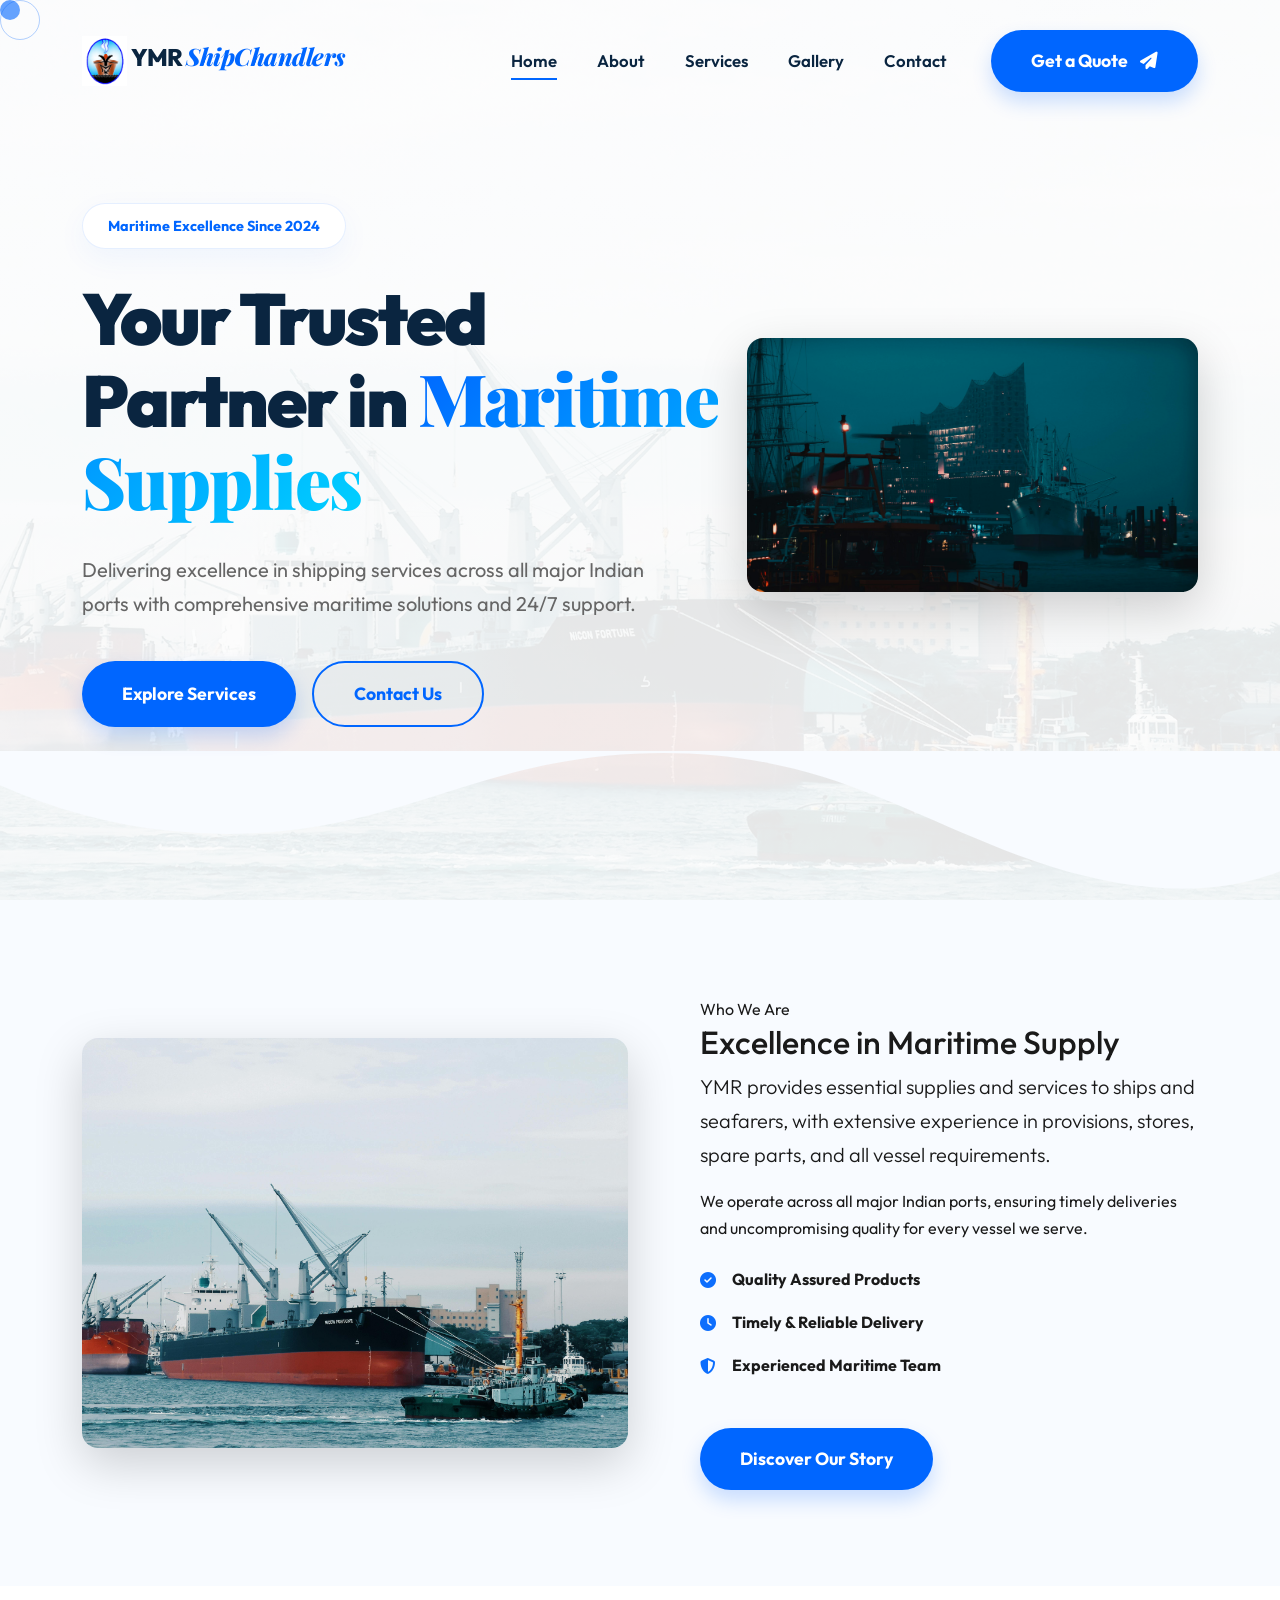
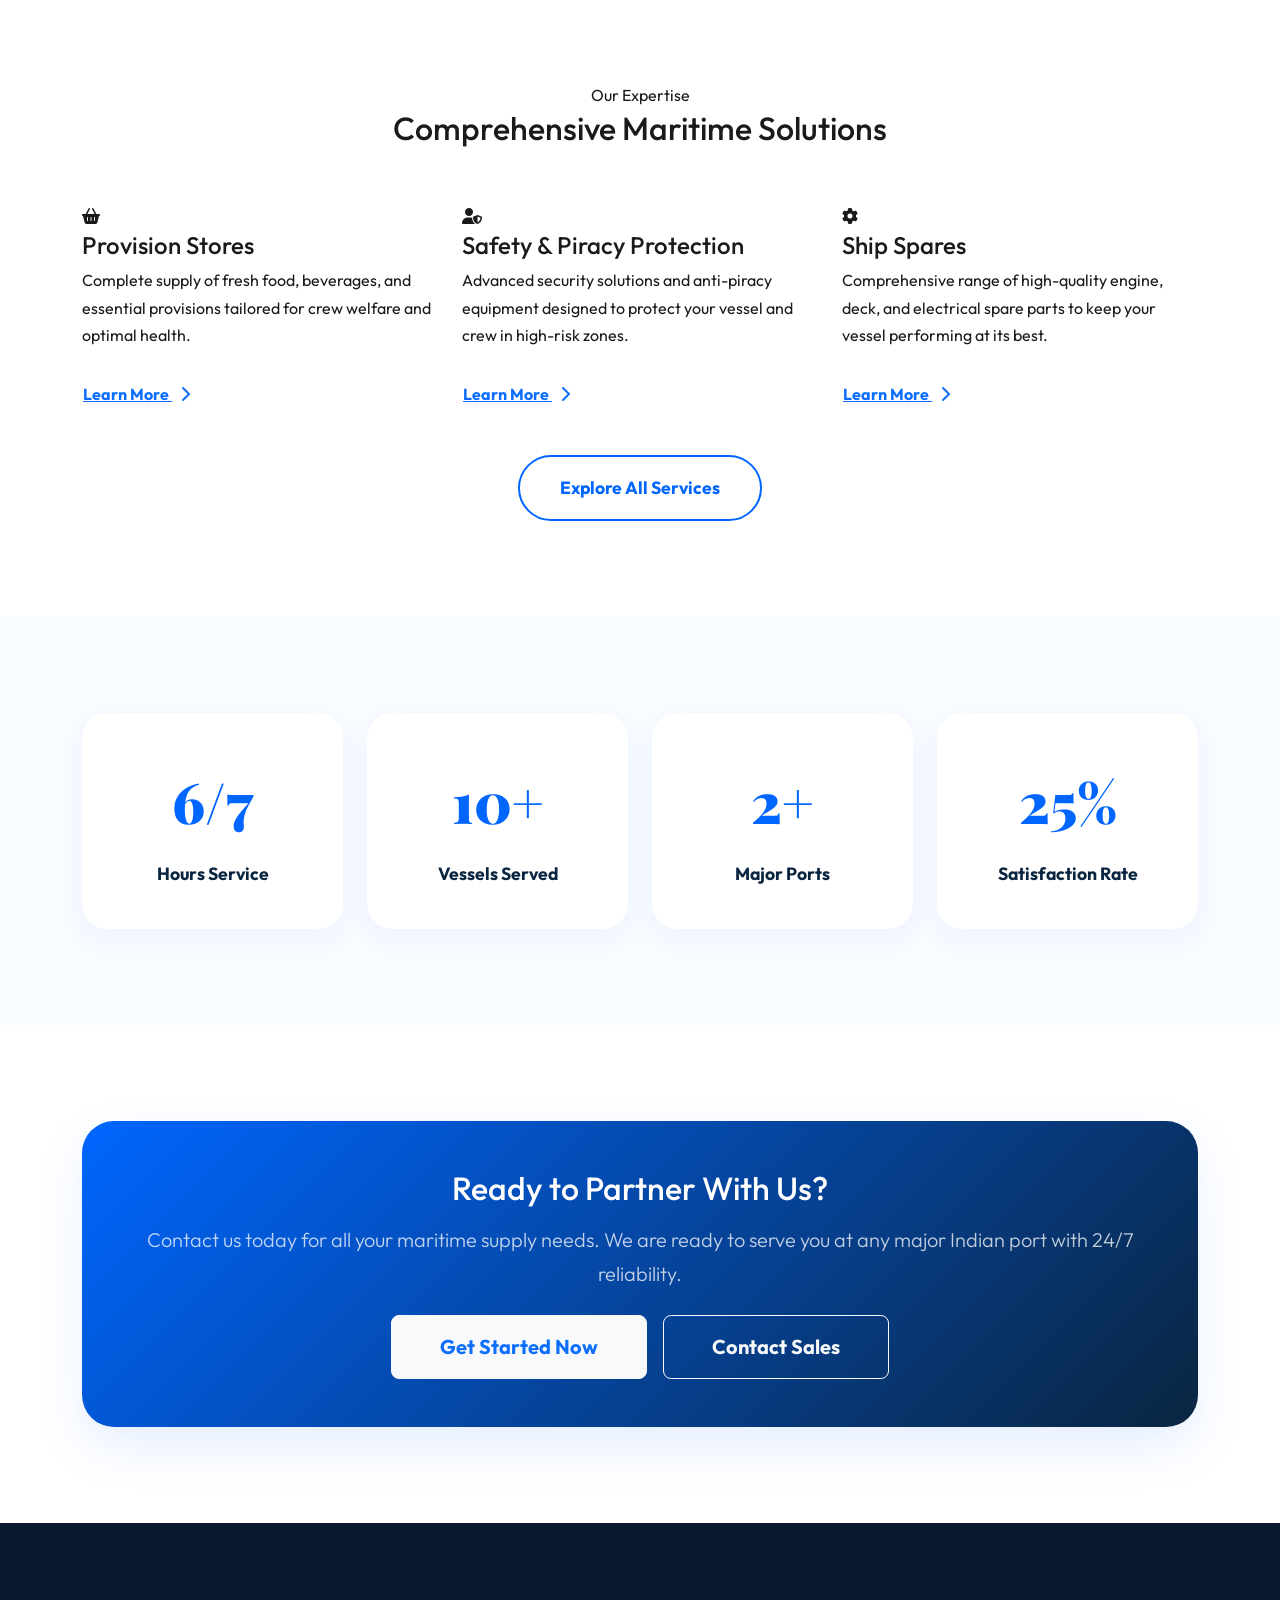
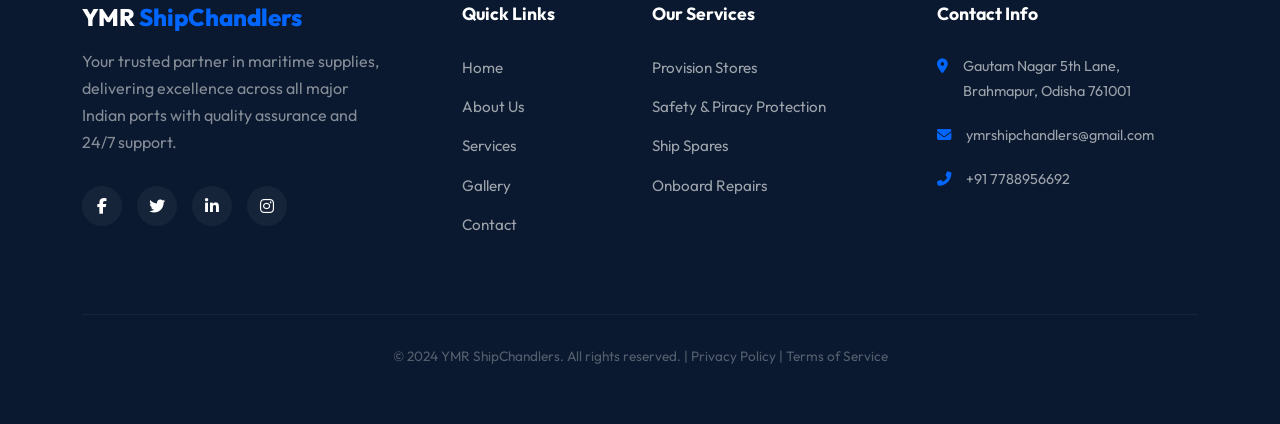
<file: index.html>
<!DOCTYPE html>
<html lang="en">

<head>
    <meta charset="UTF-8">
    <meta name="viewport" content="width=device-width, initial-scale=1.0">
    <meta name="description" content="YMR ShipChandlers - Professional maritime supplies and services in all major Indian ports.">
    <title>YMR ShipChandlers | Excellence in Maritime Supply</title>

    <!-- Bootstrap CSS -->
    <link href="https://cdn.jsdelivr.net/npm/bootstrap@5.3.2/dist/css/bootstrap.min.css" rel="stylesheet">
    <!-- Font Awesome -->
    <link rel="stylesheet" href="https://cdnjs.cloudflare.com/ajax/libs/font-awesome/6.4.2/css/all.min.css">
    <!-- AOS Animation Library -->
    <link href="https://unpkg.com/aos@2.3.1/dist/aos.css" rel="stylesheet">
    <!-- Custom CSS -->
    <link rel="stylesheet" href="styles.css">
</head>

<body>
    <!-- Custom Cursor -->
    <div class="custom-cursor"></div>
    <div class="custom-cursor-outline"></div>

    <!-- Navigation -->
    <nav class="navbar navbar-expand-lg fixed-top maritime-nav">
        <div class="container">
            <a href="index.html" class="navbar-brand">
                <img src="image/ymr-logo.png" alt="YMR Logo" class="logo-image">
                <span class="logo-text">YMR <span>ShipChandlers</span></span>
            </a>
            <button class="navbar-toggler" type="button" data-bs-toggle="collapse" data-bs-target="#navbarNav">
                <span class="navbar-toggler-icon"></span>
            </button>

            <div class="collapse navbar-collapse" id="navbarNav">
                <ul class="navbar-nav ms-auto">
                    <li class="nav-item"><a class="nav-link active" href="index.html">Home</a></li>
                    <li class="nav-item"><a class="nav-link" href="about.html">About</a></li>
                    <li class="nav-item"><a class="nav-link" href="services.html">Services</a></li>
                    <li class="nav-item"><a class="nav-link" href="gallery.html">Gallery</a></li>
                    <li class="nav-item"><a class="nav-link" href="contact.html">Contact</a></li>
                </ul>
                <a href="get-quote.html" class="btn btn-maritime ms-lg-4">Get a Quote <i class="fas fa-paper-plane"></i></a>
            </div>
        </div>
    </nav>

    <!-- Hero Section -->
    <section class="hero-maritime hero-home">
        <div class="container">
            <div class="row align-items-center">
                <div class="col-lg-7">
                    <div class="hero-content" data-aos="fade-right">
                        <div class="hero-badge">Maritime Excellence Since 2024</div>
                        <h1 class="hero-title">Your Trusted Partner in <span>Maritime Supplies</span></h1>
                        <p class="hero-subtitle">Delivering excellence in shipping services across all major Indian ports with comprehensive maritime solutions and 24/7 support.</p>
                        <div class="hero-buttons d-flex gap-3">
                            <a href="services.html" class="btn btn-maritime">Explore Services</a>
                            <a href="contact.html" class="btn btn-outline-maritime">Contact Us</a>
                        </div>
                    </div>
                </div>
                <div class="col-lg-5 d-none d-lg-block" data-aos="zoom-in">
                    <div class="hero-image-wrapper floating">
                        <img src="image/frontpage1.jpg" alt="Maritime Ship" class="img-fluid rounded-4 shadow-lg">
                    </div>
                </div>
            </div>
        </div>
        <!-- Unique Wave Divider -->
        <div class="wave-divider">
            <svg data-name="Layer 1" xmlns="http://www.w3.org/2000/svg" viewBox="0 0 1200 120" preserveAspectRatio="none">
                <path d="M321.39,56.44c58-10.79,114.16-30.13,172-41.86,82.39-16.72,168.19-17.73,250.45-.39C823.78,31,906.67,72,985.66,92.83c70.05,18.48,146.53,26.09,214.34,3V0H0V27.35A600.21,600.21,0,0,0,321.39,56.44Z" class="shape-fill"></path>
            </svg>
        </div>
    </section>

    <!-- Excellence Section -->
    <section class="about-section py-5" style="background: var(--clr-bg-light);">
        <div class="container py-5">
            <div class="row align-items-center">
                <div class="col-lg-6" data-aos="fade-right">
                    <div class="about-image-wrapper floating" style="animation-delay: -2s;">
                        <img src="image/frontpage2.jpg" alt="Maritime Operations" class="img-fluid rounded-4 shadow-lg">
                    </div>
                </div>
                <div class="col-lg-6" data-aos="fade-left">
                    <div class="about-content ps-lg-5">
                        <span class="section-badge">Who We Are</span>
                        <h2 class="section-title">Excellence in Maritime Supply</h2>
                        <p class="lead">YMR provides essential supplies and services to ships and seafarers, with extensive experience in provisions, stores, spare parts, and all vessel requirements.</p>
                        <p>We operate across all major Indian ports, ensuring timely deliveries and uncompromising quality for every vessel we serve.</p>
                        <div class="about-features mt-4">
                            <div class="d-flex align-items-center mb-3">
                                <i class="fas fa-check-circle text-primary me-3"></i>
                                <span class="fw-bold">Quality Assured Products</span>
                            </div>
                            <div class="d-flex align-items-center mb-3">
                                <i class="fas fa-clock text-primary me-3"></i>
                                <span class="fw-bold">Timely & Reliable Delivery</span>
                            </div>
                            <div class="d-flex align-items-center">
                                <i class="fas fa-shield-alt text-primary me-3"></i>
                                <span class="fw-bold">Experienced Maritime Team</span>
                            </div>
                        </div>
                        <a href="about.html" class="btn btn-maritime mt-5">Discover Our Story</a>
                    </div>
                </div>
            </div>
        </div>
    </section>

    <!-- Services Section -->
    <section class="services-section py-5">
        <div class="container py-5">
            <div class="row">
                <div class="col-12 text-center mb-5" data-aos="fade-up">
                    <span class="section-badge">Our Expertise</span>
                    <h2 class="section-title">Comprehensive Maritime Solutions</h2>
                </div>
            </div>
            <div class="row g-4">
                <div class="col-lg-4 col-md-6" data-aos="fade-up">
                    <div class="service-card-maritime">
                        <div class="service-icon"><i class="fas fa-shopping-basket"></i></div>
                        <h4>Provision Stores</h4>
                        <p>Complete supply of fresh food, beverages, and essential provisions tailored for crew welfare and optimal health.</p>
                        <a href="services.html" class="btn btn-link text-primary p-0 mt-3 fw-bold">Learn More <i class="fas fa-chevron-right ms-2"></i></a>
                    </div>
                </div>
                <div class="col-lg-4 col-md-6" data-aos="fade-up" data-aos-delay="100">
                    <div class="service-card-maritime">
                        <div class="service-icon"><i class="fas fa-user-shield"></i></div>
                        <h4>Safety & Piracy Protection</h4>
                        <p>Advanced security solutions and anti-piracy equipment designed to protect your vessel and crew in high-risk zones.</p>
                        <a href="services.html" class="btn btn-link text-primary p-0 mt-3 fw-bold">Learn More <i class="fas fa-chevron-right ms-2"></i></a>
                    </div>
                </div>
                <div class="col-lg-4 col-md-6" data-aos="fade-up" data-aos-delay="200">
                    <div class="service-card-maritime">
                        <div class="service-icon"><i class="fas fa-cog"></i></div>
                        <h4>Ship Spares</h4>
                        <p>Comprehensive range of high-quality engine, deck, and electrical spare parts to keep your vessel performing at its best.</p>
                        <a href="services.html" class="btn btn-link text-primary p-0 mt-3 fw-bold">Learn More <i class="fas fa-chevron-right ms-2"></i></a>
                    </div>
                </div>
            </div>
            <div class="text-center mt-5" data-aos="fade-up">
                <a href="services.html" class="btn btn-outline-maritime">Explore All Services</a>
            </div>
        </div>
    </section>

    <!-- Stats Section -->
    <section class="stats-section py-5" style="background: var(--clr-bg-light);">
        <div class="container py-5">
            <div class="row g-4">
                <div class="col-lg-3 col-md-6" data-aos="fade-up">
                    <div class="stat-card-maritime">
                        <div class="stat-number" data-count="24">0</div>
                        <div class="stat-label">Hours Service</div>
                    </div>
                </div>
                <div class="col-lg-3 col-md-6" data-aos="fade-up" data-aos-delay="100">
                    <div class="stat-card-maritime">
                        <div class="stat-number" data-count="40">0</div>
                        <div class="stat-label">Vessels Served</div>
                    </div>
                </div>
                <div class="col-lg-3 col-md-6" data-aos="fade-up" data-aos-delay="200">
                    <div class="stat-card-maritime">
                        <div class="stat-number" data-count="10">0</div>
                        <div class="stat-label">Major Ports</div>
                    </div>
                </div>
                <div class="col-lg-3 col-md-6" data-aos="fade-up" data-aos-delay="300">
                    <div class="stat-card-maritime">
                        <div class="stat-number" data-count="99">0</div>
                        <div class="stat-label">Satisfaction Rate</div>
                    </div>
                </div>
            </div>
        </div>
    </section>

    <!-- CTA Section -->
    <section class="cta-section py-5">
        <div class="container py-5">
            <div class="cta-box rounded-5 p-5 text-center text-white" style="background: linear-gradient(135deg, var(--clr-primary), var(--clr-secondary)); box-shadow: var(--shadow-premium);">
                <h2 class="mb-3 text-white">Ready to Partner With Us?</h2>
                <p class="lead mb-4 opacity-75">Contact us today for all your maritime supply needs. We are ready to serve you at any major Indian port with 24/7 reliability.</p>
                <div class="d-flex justify-content-center gap-3">
                    <a href="get-quote.html" class="btn btn-light btn-lg px-5 py-3 fw-bold text-primary">Get Started Now</a>
                    <a href="contact.html" class="btn btn-outline-light btn-lg px-5 py-3 fw-bold">Contact Sales</a>
                </div>
            </div>
        </div>
    </section>

    <!-- Footer -->
    <footer class="footer-maritime">
        <div class="container">
            <div class="row g-4">
                <div class="col-lg-4" data-aos="fade-up">
                    <div class="footer-brand">
                        <h4 class="mb-3">YMR <span>ShipChandlers</span></h4>
                        <p class="text-white opacity-50 pe-lg-5">Your trusted partner in maritime supplies, delivering excellence across all major Indian ports with quality assurance and 24/7 support.</p>
                        <div class="footer-social">
                            <a href="#" class="social-circle"><i class="fab fa-facebook-f"></i></a>
                            <a href="#" class="social-circle"><i class="fab fa-twitter"></i></a>
                            <a href="#" class="social-circle"><i class="fab fa-linkedin-in"></i></a>
                            <a href="#" class="social-circle"><i class="fab fa-instagram"></i></a>
                        </div>
                    </div>
                </div>
                <div class="col-lg-2 col-md-6" data-aos="fade-up" data-aos-delay="100">
                    <h5 class="footer-section-title">Quick Links</h5>
                    <ul class="footer-nav-list">
                        <li><a href="index.html">Home</a></li>
                        <li><a href="about.html">About Us</a></li>
                        <li><a href="services.html">Services</a></li>
                        <li><a href="gallery.html">Gallery</a></li>
                        <li><a href="contact.html">Contact</a></li>
                    </ul>
                </div>
                <div class="col-lg-3 col-md-6" data-aos="fade-up" data-aos-delay="200">
                    <h5 class="footer-section-title">Our Services</h5>
                    <ul class="footer-nav-list">
                        <li><a href="services.html">Provision Stores</a></li>
                        <li><a href="services.html">Safety & Piracy Protection</a></li>
                        <li><a href="services.html">Ship Spares</a></li>
                        <li><a href="services.html">Onboard Repairs</a></li>
                    </ul>
                </div>
                <div class="col-lg-3" data-aos="fade-up" data-aos-delay="300">
                    <h5 class="footer-section-title">Contact Info</h5>
                    <div class="footer-contact-item">
                        <i class="fas fa-map-marker-alt"></i>
                        <span>Gautam Nagar 5th Lane,<br>Brahmapur, Odisha 761001</span>
                    </div>
                    <div class="footer-contact-item">
                        <i class="fas fa-envelope"></i>
                        <span>ymrshipchandlers@gmail.com</span>
                    </div>
                    <div class="footer-contact-item">
                        <i class="fas fa-phone-alt"></i>
                        <span>+91 7788956692</span>
                    </div>
                </div>
            </div>
            <div class="footer-bottom-bar">
                <p>&copy; 2024 YMR ShipChandlers. All rights reserved. | Privacy Policy | Terms of Service</p>
            </div>
        </div>
    </footer>

    <!-- Bootstrap JS -->
    <script src="https://cdn.jsdelivr.net/npm/bootstrap@5.3.2/dist/js/bootstrap.bundle.min.js"></script>
    <!-- AOS Animation JS -->
    <script src="https://unpkg.com/aos@2.3.1/dist/aos.js"></script>
    <!-- Custom JS -->
    <script src="script.js"></script>
</body>

</html>
</file>
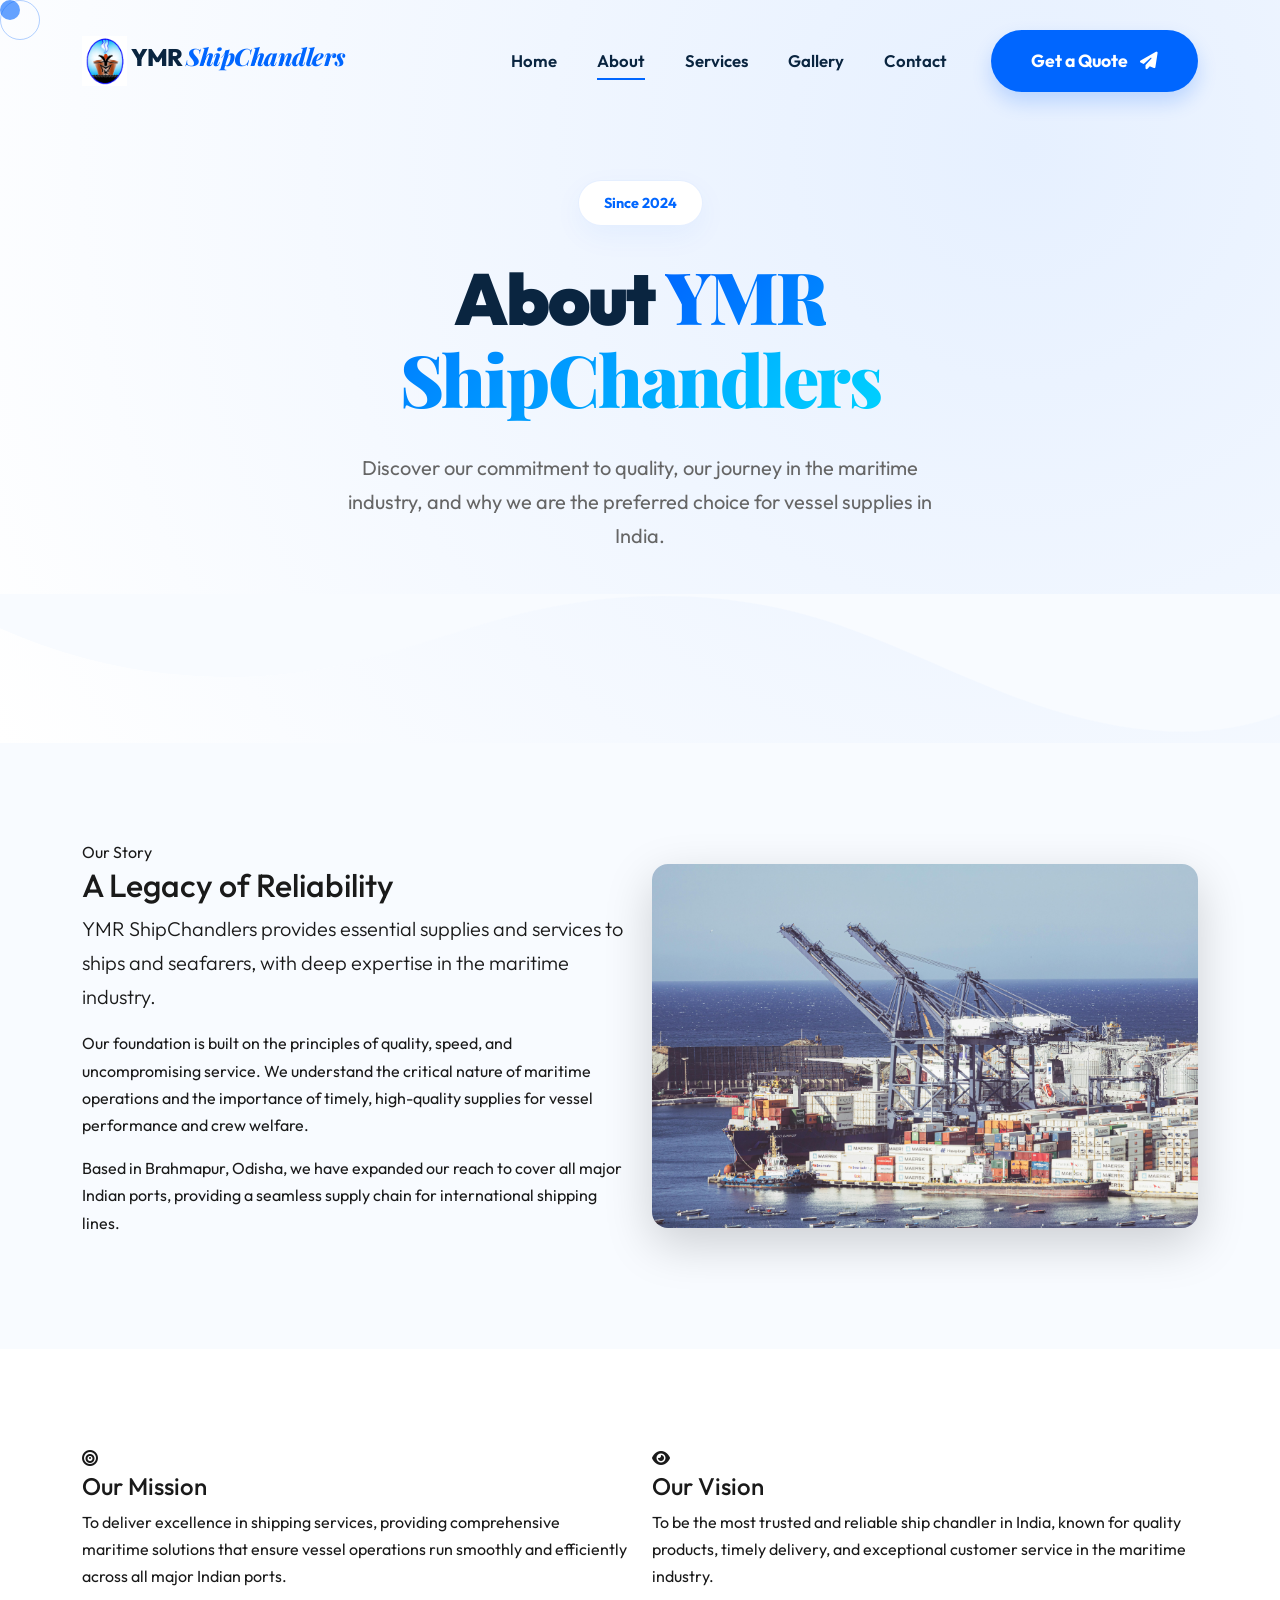
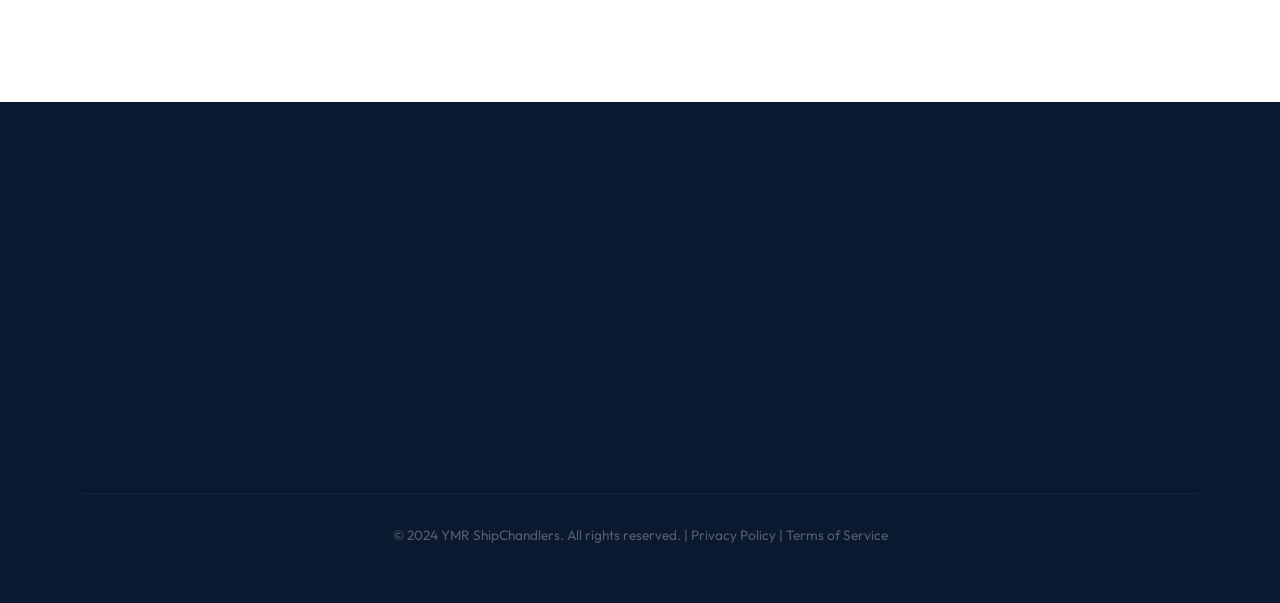
<file: about.html>
<!DOCTYPE html>
<html lang="en">

<head>
    <meta charset="UTF-8">
    <meta name="viewport" content="width=device-width, initial-scale=1.0">
    <meta name="description" content="Learn more about YMR ShipChandlers - Your trusted partner in maritime supplies and services.">
    <title>About Us | YMR ShipChandlers</title>

    <!-- Bootstrap CSS -->
    <link href="https://cdn.jsdelivr.net/npm/bootstrap@5.3.2/dist/css/bootstrap.min.css" rel="stylesheet">
    <!-- Font Awesome -->
    <link rel="stylesheet" href="https://cdnjs.cloudflare.com/ajax/libs/font-awesome/6.4.2/css/all.min.css">
    <!-- AOS Animation Library -->
    <link href="https://unpkg.com/aos@2.3.1/dist/aos.css" rel="stylesheet">
    <!-- Custom CSS -->
    <link rel="stylesheet" href="styles.css">
</head>

<body>
    <!-- Custom Cursor -->
    <div class="custom-cursor"></div>
    <div class="custom-cursor-outline"></div>

    <!-- Navigation -->
    <nav class="navbar navbar-expand-lg fixed-top maritime-nav">
        <div class="container">
            <a href="index.html" class="navbar-brand">
                <img src="image/ymr-logo.png" alt="YMR Logo" class="logo-image">
                <span class="logo-text">YMR <span>ShipChandlers</span></span>
            </a>
            <button class="navbar-toggler" type="button" data-bs-toggle="collapse" data-bs-target="#navbarNav">
                <span class="navbar-toggler-icon"></span>
            </button>

            <div class="collapse navbar-collapse" id="navbarNav">
                <ul class="navbar-nav ms-auto">
                    <li class="nav-item"><a class="nav-link" href="index.html">Home</a></li>
                    <li class="nav-item"><a class="nav-link active" href="about.html">About</a></li>
                    <li class="nav-item"><a class="nav-link" href="services.html">Services</a></li>
                    <li class="nav-item"><a class="nav-link" href="gallery.html">Gallery</a></li>
                    <li class="nav-item"><a class="nav-link" href="contact.html">Contact</a></li>
                </ul>
                <a href="get-quote.html" class="btn btn-maritime ms-lg-4">Get a Quote <i class="fas fa-paper-plane"></i></a>
            </div>
        </div>
    </nav>

    <!-- Page Header -->
    <section class="hero-maritime" style="min-height: 50vh;">
        <div class="container">
            <div class="row text-center justify-content-center">
                <div class="col-lg-8" data-aos="fade-up">
                    <div class="hero-badge">Since 2024</div>
                    <h1 class="hero-title">About <span>YMR ShipChandlers</span></h1>
                    <p class="hero-subtitle mx-auto">Discover our commitment to quality, our journey in the maritime industry, and why we are the preferred choice for vessel supplies in India.</p>
                </div>
            </div>
        </div>
        <!-- Unique Wave Divider -->
        <div class="wave-divider">
            <svg data-name="Layer 1" xmlns="http://www.w3.org/2000/svg" viewBox="0 0 1200 120" preserveAspectRatio="none">
                <path d="M321.39,56.44c58-10.79,114.16-30.13,172-41.86,82.39-16.72,168.19-17.73,250.45-.39C823.78,31,906.67,72,985.66,92.83c70.05,18.48,146.53,26.09,214.34,3V0H0V27.35A600.21,600.21,0,0,0,321.39,56.44Z" class="shape-fill"></path>
            </svg>
        </div>
    </section>

    <!-- About Content -->
    <section class="about-section py-5" style="background: var(--clr-bg-light);">
        <div class="container py-5">
            <div class="row align-items-center">
                <div class="col-lg-6" data-aos="fade-right">
                    <div class="about-content">
                        <span class="section-badge">Our Story</span>
                        <h2 class="section-title">A Legacy of Reliability</h2>
                        <p class="lead">YMR ShipChandlers provides essential supplies and services to ships and seafarers, with deep expertise in the maritime industry.</p>
                        <p>Our foundation is built on the principles of quality, speed, and uncompromising service. We understand the critical nature of maritime operations and the importance of timely, high-quality supplies for vessel performance and crew welfare.</p>
                        <p>Based in Brahmapur, Odisha, we have expanded our reach to cover all major Indian ports, providing a seamless supply chain for international shipping lines.</p>
                    </div>
                </div>
                <div class="col-lg-6" data-aos="fade-left">
                    <div class="about-image-wrapper floating">
                        <img src="image/aboyt.jpg" alt="Our Operations" class="img-fluid rounded-4 shadow-lg">
                    </div>
                </div>
            </div>
        </div>
    </section>

    <!-- Mission & Vision -->
    <section class="purpose-section py-5">
        <div class="container py-5">
            <div class="row g-4">
                <div class="col-lg-6" data-aos="fade-up">
                    <div class="service-card-maritime">
                        <div class="service-icon"><i class="fas fa-bullseye"></i></div>
                        <h4>Our Mission</h4>
                        <p>To deliver excellence in shipping services, providing comprehensive maritime solutions that ensure vessel operations run smoothly and efficiently across all major Indian ports.</p>
                    </div>
                </div>
                <div class="col-lg-6" data-aos="fade-up" data-aos-delay="100">
                    <div class="service-card-maritime">
                        <div class="service-icon"><i class="fas fa-eye"></i></div>
                        <h4>Our Vision</h4>
                        <p>To be the most trusted and reliable ship chandler in India, known for quality products, timely delivery, and exceptional customer service in the maritime industry.</p>
                    </div>
                </div>
            </div>
        </div>
    </section>

    <!-- Footer -->
    <footer class="footer-maritime">
        <div class="container">
            <div class="row g-4">
                <div class="col-lg-4" data-aos="fade-up">
                    <div class="footer-brand">
                        <h4 class="mb-3">YMR <span>ShipChandlers</span></h4>
                        <p class="text-white opacity-50 pe-lg-5">Your trusted partner in maritime supplies, delivering excellence across all major Indian ports with quality assurance and 24/7 support.</p>
                        <div class="footer-social">
                            <a href="#" class="social-circle"><i class="fab fa-facebook-f"></i></a>
                            <a href="#" class="social-circle"><i class="fab fa-twitter"></i></a>
                            <a href="#" class="social-circle"><i class="fab fa-linkedin-in"></i></a>
                            <a href="#" class="social-circle"><i class="fab fa-instagram"></i></a>
                        </div>
                    </div>
                </div>
                <div class="col-lg-2 col-md-6" data-aos="fade-up" data-aos-delay="100">
                    <h5 class="footer-section-title">Quick Links</h5>
                    <ul class="footer-nav-list">
                        <li><a href="index.html">Home</a></li>
                        <li><a href="about.html">About Us</a></li>
                        <li><a href="services.html">Services</a></li>
                        <li><a href="gallery.html">Gallery</a></li>
                        <li><a href="contact.html">Contact</a></li>
                    </ul>
                </div>
                <div class="col-lg-3 col-md-6" data-aos="fade-up" data-aos-delay="200">
                    <h5 class="footer-section-title">Our Services</h5>
                    <ul class="footer-nav-list">
                        <li><a href="services.html">Provision Stores</a></li>
                        <li><a href="services.html">Safety & Piracy Protection</a></li>
                        <li><a href="services.html">Ship Spares</a></li>
                        <li><a href="services.html">Onboard Repairs</a></li>
                    </ul>
                </div>
                <div class="col-lg-3" data-aos="fade-up" data-aos-delay="300">
                    <h5 class="footer-section-title">Contact Info</h5>
                    <div class="footer-contact-item">
                        <i class="fas fa-map-marker-alt"></i>
                        <span>Gautam Nagar 5th Lane,<br>Brahmapur, Odisha 761001</span>
                    </div>
                    <div class="footer-contact-item">
                        <i class="fas fa-envelope"></i>
                        <span>ymrshipchandlers@gmail.com</span>
                    </div>
                    <div class="footer-contact-item">
                        <i class="fas fa-phone-alt"></i>
                        <span>+91 7788956692</span>
                    </div>
                </div>
            </div>
            <div class="footer-bottom-bar">
                <p>&copy; 2024 YMR ShipChandlers. All rights reserved. | Privacy Policy | Terms of Service</p>
            </div>
        </div>
    </footer>

    <!-- Bootstrap JS -->
    <script src="https://cdn.jsdelivr.net/npm/bootstrap@5.3.2/dist/js/bootstrap.bundle.min.js"></script>
    <!-- AOS Animation JS -->
    <script src="https://unpkg.com/aos@2.3.1/dist/aos.js"></script>
    <!-- Custom JS -->
    <script src="script.js"></script>
</body>

</html>
</file>
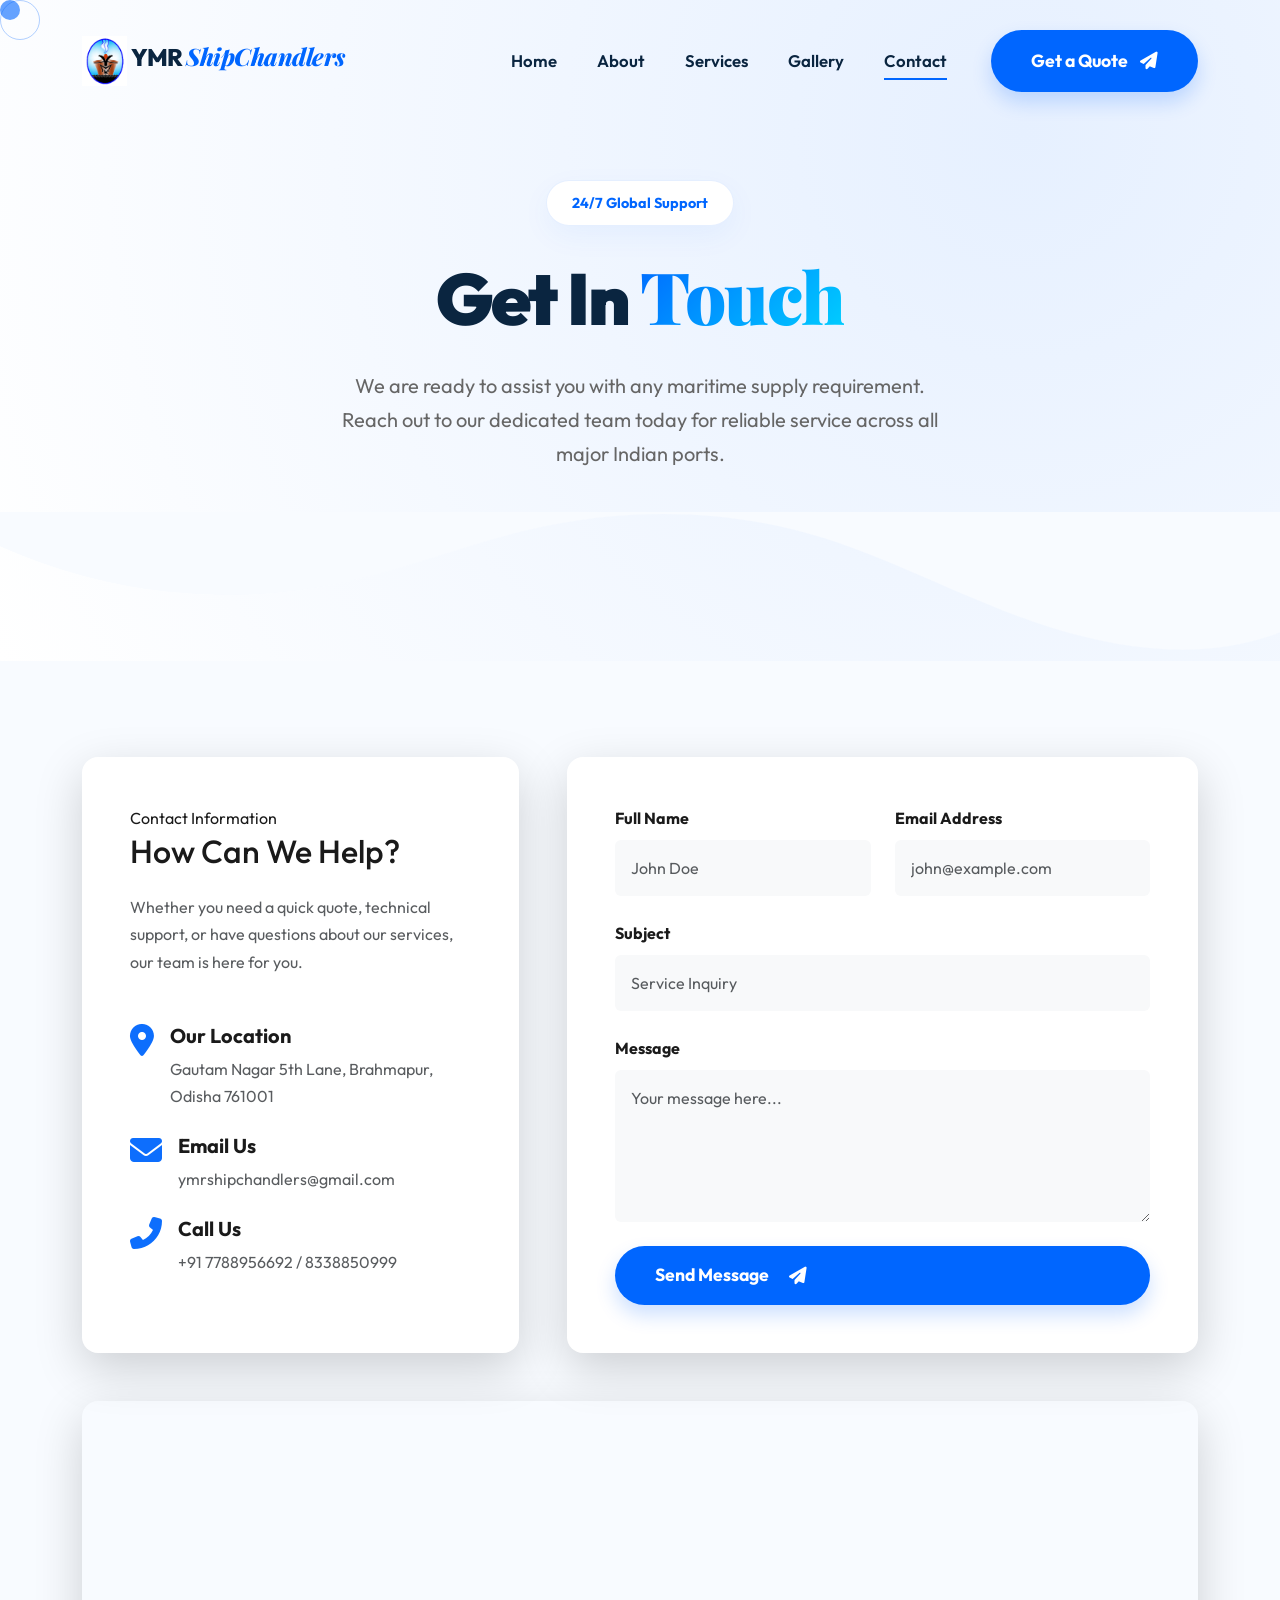
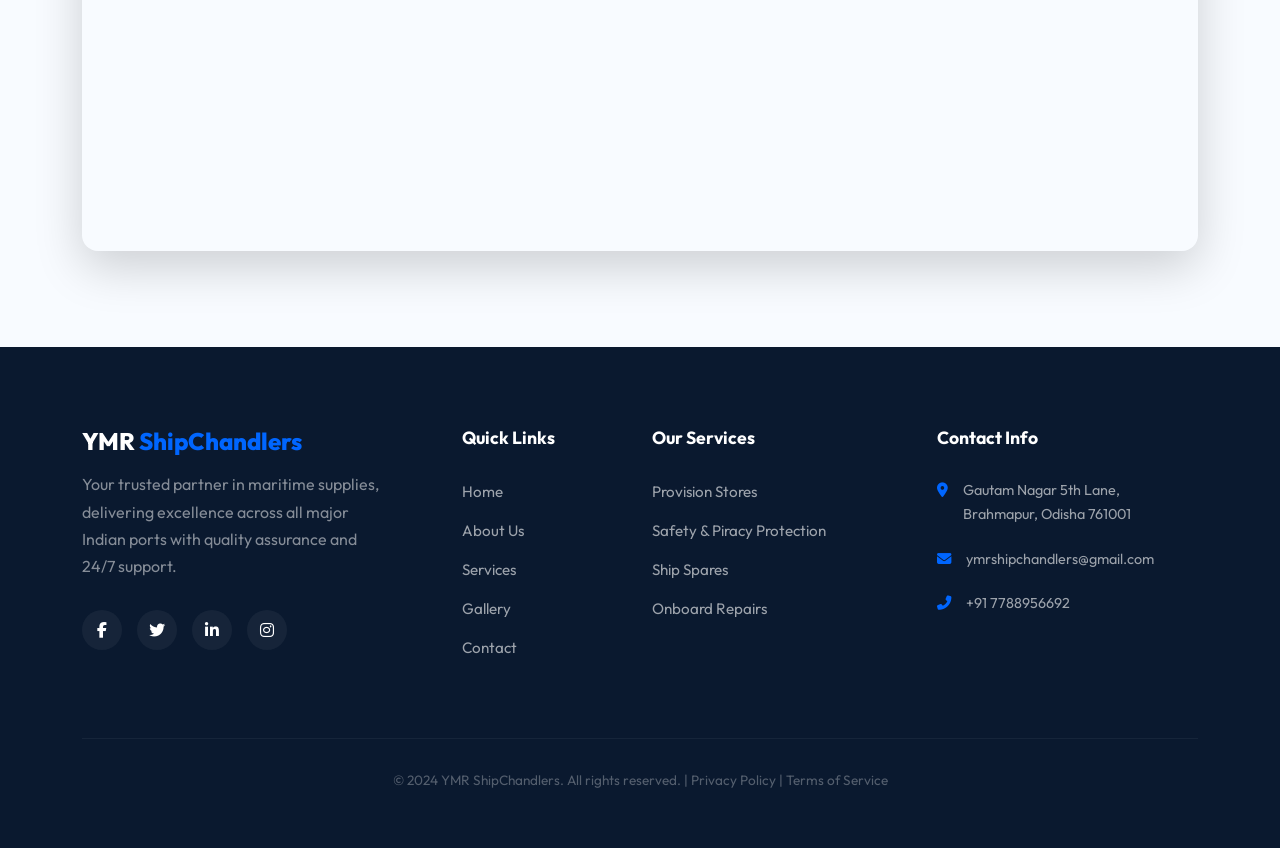
<file: contact.html>
<!DOCTYPE html>
<html lang="en">

<head>
    <meta charset="UTF-8">
    <meta name="viewport" content="width=device-width, initial-scale=1.0">
    <meta name="description" content="Contact YMR ShipChandlers for all your maritime supply and service needs across Indian ports.">
    <title>Contact Us | YMR ShipChandlers</title>

    <!-- Bootstrap CSS -->
    <link href="https://cdn.jsdelivr.net/npm/bootstrap@5.3.2/dist/css/bootstrap.min.css" rel="stylesheet">
    <!-- Font Awesome -->
    <link rel="stylesheet" href="https://cdnjs.cloudflare.com/ajax/libs/font-awesome/6.4.2/css/all.min.css">
    <!-- AOS Animation Library -->
    <link href="https://unpkg.com/aos@2.3.1/dist/aos.css" rel="stylesheet">
    <!-- Custom CSS -->
    <link rel="stylesheet" href="styles.css">
</head>

<body>
    <!-- Custom Cursor -->
    <div class="custom-cursor"></div>
    <div class="custom-cursor-outline"></div>

    <!-- Navigation -->
    <nav class="navbar navbar-expand-lg fixed-top maritime-nav">
        <div class="container">
            <a href="index.html" class="navbar-brand">
                <img src="image/ymr-logo.png" alt="YMR Logo" class="logo-image">
                <span class="logo-text">YMR <span>ShipChandlers</span></span>
            </a>
            <button class="navbar-toggler" type="button" data-bs-toggle="collapse" data-bs-target="#navbarNav">
                <span class="navbar-toggler-icon"></span>
            </button>

            <div class="collapse navbar-collapse" id="navbarNav">
                <ul class="navbar-nav ms-auto">
                    <li class="nav-item"><a class="nav-link" href="index.html">Home</a></li>
                    <li class="nav-item"><a class="nav-link" href="about.html">About</a></li>
                    <li class="nav-item"><a class="nav-link" href="services.html">Services</a></li>
                    <li class="nav-item"><a class="nav-link" href="gallery.html">Gallery</a></li>
                    <li class="nav-item"><a class="nav-link active" href="contact.html">Contact</a></li>
                </ul>
                <a href="get-quote.html" class="btn btn-maritime ms-lg-4">Get a Quote <i class="fas fa-paper-plane"></i></a>
            </div>
        </div>
    </nav>

    <!-- Page Header -->
    <section class="hero-maritime" style="min-height: 50vh;">
        <div class="container">
            <div class="row text-center justify-content-center">
                <div class="col-lg-8" data-aos="fade-up">
                    <div class="hero-badge">24/7 Global Support</div>
                    <h1 class="hero-title">Get In <span>Touch</span></h1>
                    <p class="hero-subtitle mx-auto">We are ready to assist you with any maritime supply requirement. Reach out to our dedicated team today for reliable service across all major Indian ports.</p>
                </div>
            </div>
        </div>
        <!-- Unique Wave Divider -->
        <div class="wave-divider">
            <svg data-name="Layer 1" xmlns="http://www.w3.org/2000/svg" viewBox="0 0 1200 120" preserveAspectRatio="none">
                <path d="M321.39,56.44c58-10.79,114.16-30.13,172-41.86,82.39-16.72,168.19-17.73,250.45-.39C823.78,31,906.67,72,985.66,92.83c70.05,18.48,146.53,26.09,214.34,3V0H0V27.35A600.21,600.21,0,0,0,321.39,56.44Z" class="shape-fill"></path>
            </svg>
        </div>
    </section>

    <!-- Contact Content -->
    <section class="contact-section py-5" style="background: var(--clr-bg-light);">
        <div class="container py-5">
            <div class="row g-5">
                <!-- Contact Info -->
                <div class="col-lg-5" data-aos="fade-right">
                    <div class="contact-info-card p-5 rounded-4 bg-white shadow-lg h-100">
                        <span class="section-badge">Contact Information</span>
                        <h2 class="section-title mb-4">How Can We Help?</h2>
                        <p class="mb-5 text-muted">Whether you need a quick quote, technical support, or have questions about our services, our team is here for you.</p>
                        
                        <div class="info-item d-flex mb-4">
                            <div class="info-icon me-3 text-primary"><i class="fas fa-map-marker-alt fa-2x"></i></div>
                            <div>
                                <h5 class="fw-bold">Our Location</h5>
                                <p class="text-muted mb-0">Gautam Nagar 5th Lane, Brahmapur, Odisha 761001</p>
                            </div>
                        </div>
                        
                        <div class="info-item d-flex mb-4">
                            <div class="info-icon me-3 text-primary"><i class="fas fa-envelope fa-2x"></i></div>
                            <div>
                                <h5 class="fw-bold">Email Us</h5>
                                <p class="text-muted mb-0">ymrshipchandlers@gmail.com</p>
                            </div>
                        </div>
                        
                        <div class="info-item d-flex">
                            <div class="info-icon me-3 text-primary"><i class="fas fa-phone-alt fa-2x"></i></div>
                            <div>
                                <h5 class="fw-bold">Call Us</h5>
                                <p class="text-muted mb-0">+91 7788956692 / 8338850999</p>
                            </div>
                        </div>
                    </div>
                </div>
                <!-- Contact Form -->
                <div class="col-lg-7" data-aos="fade-left">
                    <div class="contact-form-card p-5 rounded-4 bg-white shadow-lg">
                        <form action="#" method="POST" class="needs-validation" novalidate>
                            <div class="row g-4">
                                <div class="col-md-6">
                                    <label class="form-label fw-bold">Full Name</label>
                                    <input type="text" class="form-control p-3 bg-light border-0" placeholder="John Doe" required>
                                </div>
                                <div class="col-md-6">
                                    <label class="form-label fw-bold">Email Address</label>
                                    <input type="email" class="form-control p-3 bg-light border-0" placeholder="john@example.com" required>
                                </div>
                                <div class="col-md-12">
                                    <label class="form-label fw-bold">Subject</label>
                                    <input type="text" class="form-control p-3 bg-light border-0" placeholder="Service Inquiry" required>
                                </div>
                                <div class="col-md-12">
                                    <label class="form-label fw-bold">Message</label>
                                    <textarea class="form-control p-3 bg-light border-0" rows="5" placeholder="Your message here..." required></textarea>
                                </div>
                                <div class="col-12">
                                    <button type="submit" class="btn btn-maritime w-100 py-3">Send Message <i class="fas fa-paper-plane ms-2"></i></button>
                                </div>
                            </div>
                        </form>
                    </div>
                </div>
            </div>
            
            <!-- Map Section -->
            <div class="row mt-5" data-aos="fade-up">
                <div class="col-12">
                    <div class="map-container rounded-4 overflow-hidden shadow-lg" style="height: 450px;">
                        <iframe 
                            src="https://www.google.com/maps/embed?pb=!1m18!1m12!1m3!1d3744.123456789!2d84.79123456789!3d19.3123456789!2m3!1f0!2f0!3f0!3m2!1i1024!2i768!4f13.1!3m3!1m2!1s0x3a3d50123456789%3A0x1234567890abcdef!2sGautam%20Nagar%205th%20Lane%2C%20Brahmapur%2C%20Odisha%20761001!5e0!3m2!1sen!2sin!4v1700000000000!5m2!1sen!2sin" 
                            width="100%" 
                            height="100%" 
                            style="border:0;" 
                            allowfullscreen="" 
                            loading="lazy" 
                            referrerpolicy="no-referrer-when-downgrade">
                        </iframe>
                    </div>
                </div>
            </div>
        </div>
    </section>

    <!-- Footer -->
    <footer class="footer-maritime">
        <div class="container">
            <div class="row g-4">
                <div class="col-lg-4" data-aos="fade-up">
                    <div class="footer-brand">
                        <h4 class="mb-3">YMR <span>ShipChandlers</span></h4>
                        <p class="text-white opacity-50 pe-lg-5">Your trusted partner in maritime supplies, delivering excellence across all major Indian ports with quality assurance and 24/7 support.</p>
                        <div class="footer-social">
                            <a href="#" class="social-circle"><i class="fab fa-facebook-f"></i></a>
                            <a href="#" class="social-circle"><i class="fab fa-twitter"></i></a>
                            <a href="#" class="social-circle"><i class="fab fa-linkedin-in"></i></a>
                            <a href="#" class="social-circle"><i class="fab fa-instagram"></i></a>
                        </div>
                    </div>
                </div>
                <div class="col-lg-2 col-md-6" data-aos="fade-up" data-aos-delay="100">
                    <h5 class="footer-section-title">Quick Links</h5>
                    <ul class="footer-nav-list">
                        <li><a href="index.html">Home</a></li>
                        <li><a href="about.html">About Us</a></li>
                        <li><a href="services.html">Services</a></li>
                        <li><a href="gallery.html">Gallery</a></li>
                        <li><a href="contact.html">Contact</a></li>
                    </ul>
                </div>
                <div class="col-lg-3 col-md-6" data-aos="fade-up" data-aos-delay="200">
                    <h5 class="footer-section-title">Our Services</h5>
                    <ul class="footer-nav-list">
                        <li><a href="services.html">Provision Stores</a></li>
                        <li><a href="services.html">Safety & Piracy Protection</a></li>
                        <li><a href="services.html">Ship Spares</a></li>
                        <li><a href="services.html">Onboard Repairs</a></li>
                    </ul>
                </div>
                <div class="col-lg-3" data-aos="fade-up" data-aos-delay="300">
                    <h5 class="footer-section-title">Contact Info</h5>
                    <div class="footer-contact-item">
                        <i class="fas fa-map-marker-alt"></i>
                        <span>Gautam Nagar 5th Lane,<br>Brahmapur, Odisha 761001</span>
                    </div>
                    <div class="footer-contact-item">
                        <i class="fas fa-envelope"></i>
                        <span>ymrshipchandlers@gmail.com</span>
                    </div>
                    <div class="footer-contact-item">
                        <i class="fas fa-phone-alt"></i>
                        <span>+91 7788956692</span>
                    </div>
                </div>
            </div>
            <div class="footer-bottom-bar">
                <p>&copy; 2024 YMR ShipChandlers. All rights reserved. | Privacy Policy | Terms of Service</p>
            </div>
        </div>
    </footer>

    <!-- Bootstrap JS -->
    <script src="https://cdn.jsdelivr.net/npm/bootstrap@5.3.2/dist/js/bootstrap.bundle.min.js"></script>
    <!-- AOS Animation JS -->
    <script src="https://unpkg.com/aos@2.3.1/dist/aos.js"></script>
    <!-- Custom JS -->
    <script src="script.js"></script>
</body>

</html>
</file>
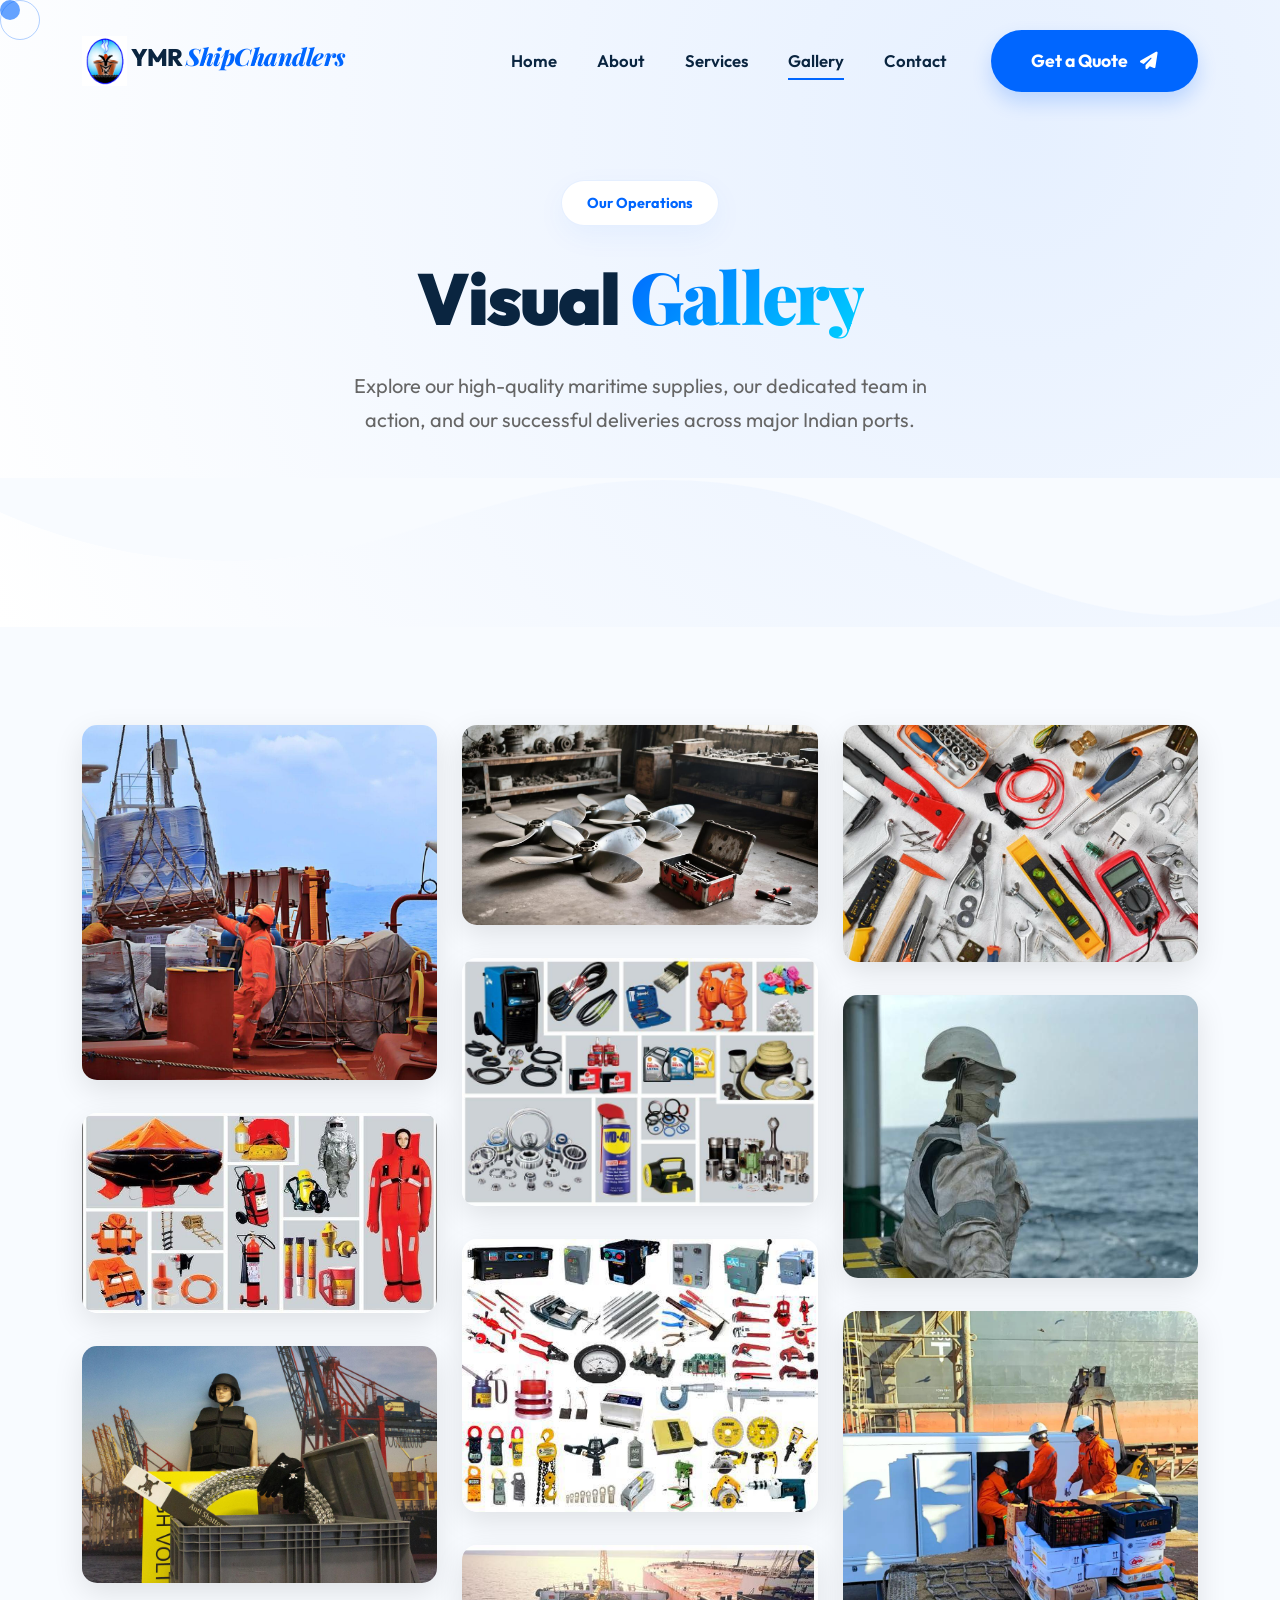
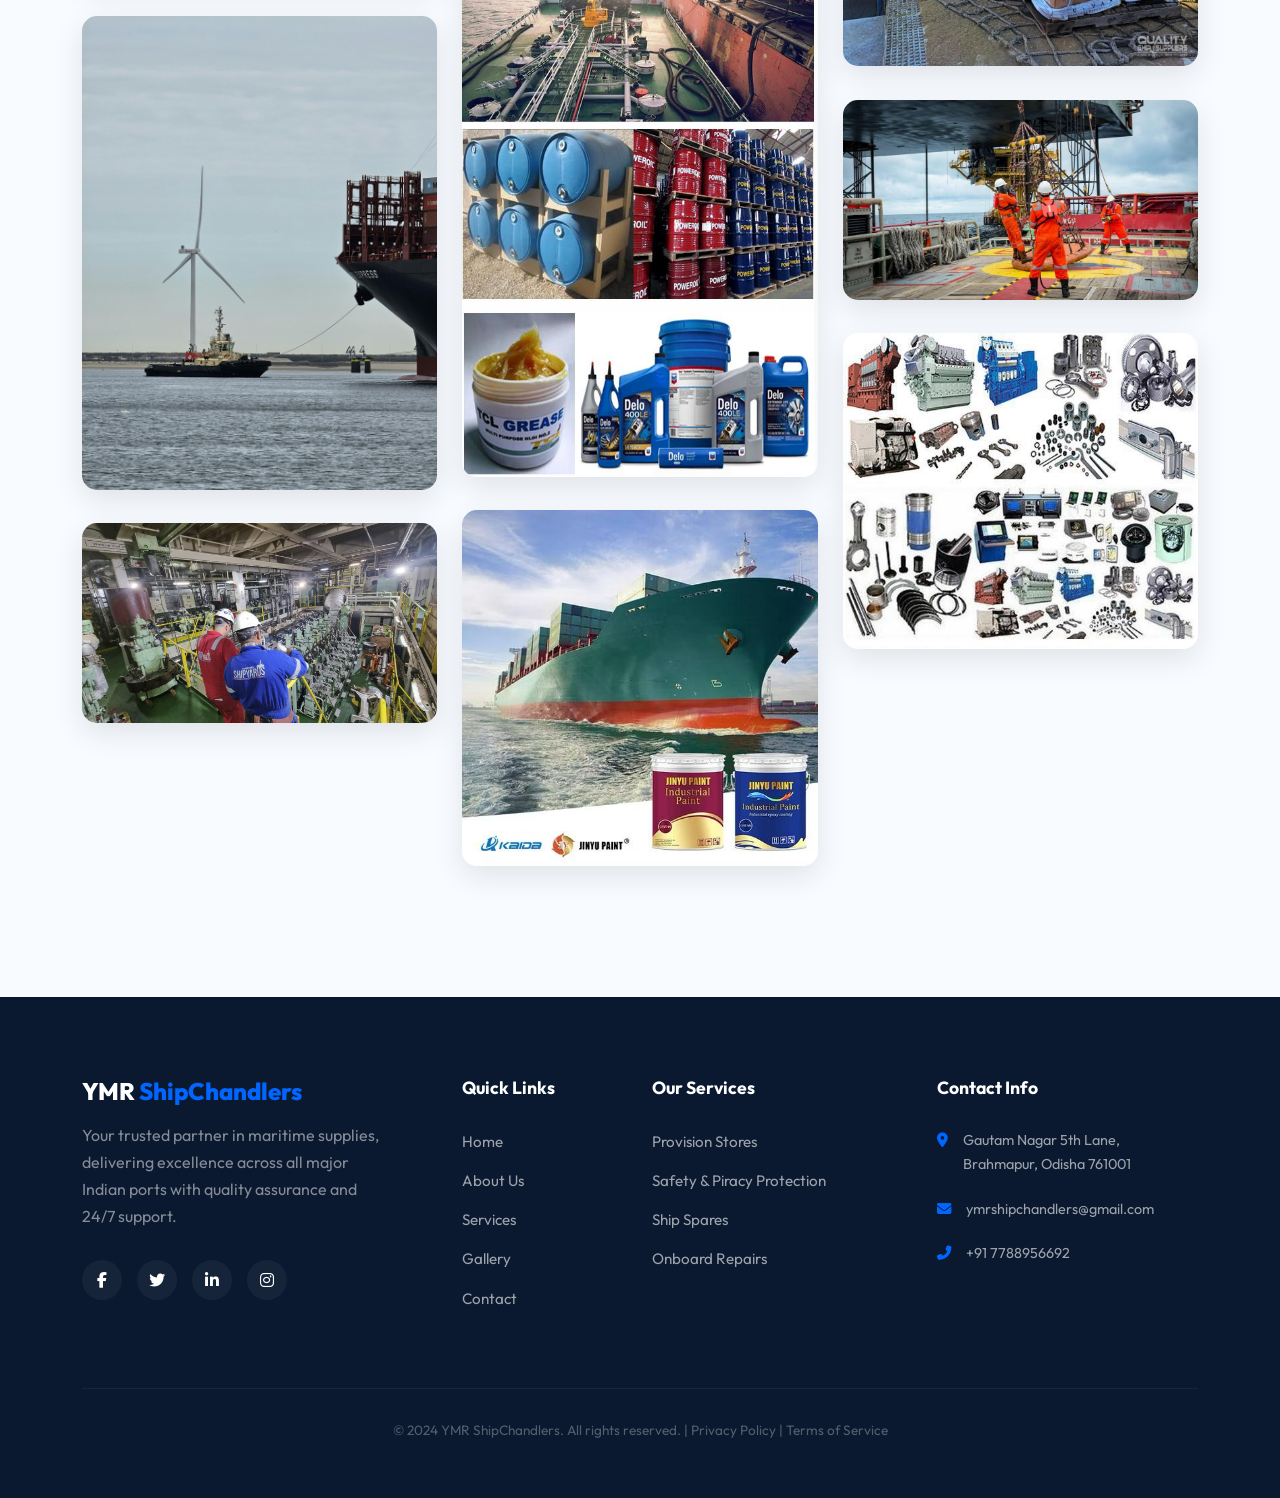
<file: gallery.html>
<!DOCTYPE html>
<html lang="en">

<head>
    <meta charset="UTF-8">
    <meta name="viewport" content="width=device-width, initial-scale=1.0">
    <meta name="description" content="A visual journey through YMR ShipChandlers' maritime supplies and services.">
    <title>Gallery | YMR ShipChandlers</title>

    <!-- Bootstrap CSS -->
    <link href="https://cdn.jsdelivr.net/npm/bootstrap@5.3.2/dist/css/bootstrap.min.css" rel="stylesheet">
    <!-- Font Awesome -->
    <link rel="stylesheet" href="https://cdnjs.cloudflare.com/ajax/libs/font-awesome/6.4.2/css/all.min.css">
    <!-- AOS Animation Library -->
    <link href="https://unpkg.com/aos@2.3.1/dist/aos.css" rel="stylesheet">
    <!-- Custom CSS -->
    <link rel="stylesheet" href="styles.css">
</head>

<body>
    <!-- Custom Cursor -->
    <div class="custom-cursor"></div>
    <div class="custom-cursor-outline"></div>

    <!-- Navigation -->
    <nav class="navbar navbar-expand-lg fixed-top maritime-nav">
        <div class="container">
            <a href="index.html" class="navbar-brand">
                <img src="image/ymr-logo.png" alt="YMR Logo" class="logo-image">
                <span class="logo-text">YMR <span>ShipChandlers</span></span>
            </a>
            <button class="navbar-toggler" type="button" data-bs-toggle="collapse" data-bs-target="#navbarNav">
                <span class="navbar-toggler-icon"></span>
            </button>

            <div class="collapse navbar-collapse" id="navbarNav">
                <ul class="navbar-nav ms-auto">
                    <li class="nav-item"><a class="nav-link" href="index.html">Home</a></li>
                    <li class="nav-item"><a class="nav-link" href="about.html">About</a></li>
                    <li class="nav-item"><a class="nav-link" href="services.html">Services</a></li>
                    <li class="nav-item"><a class="nav-link active" href="gallery.html">Gallery</a></li>
                    <li class="nav-item"><a class="nav-link" href="contact.html">Contact</a></li>
                </ul>
                <a href="get-quote.html" class="btn btn-maritime ms-lg-4">Get a Quote <i class="fas fa-paper-plane"></i></a>
            </div>
        </div>
    </nav>

    <!-- Page Header -->
    <section class="hero-maritime" style="min-height: 50vh;">
        <div class="container">
            <div class="row text-center justify-content-center">
                <div class="col-lg-8" data-aos="fade-up">
                    <div class="hero-badge">Our Operations</div>
                    <h1 class="hero-title">Visual <span>Gallery</span></h1>
                    <p class="hero-subtitle mx-auto">Explore our high-quality maritime supplies, our dedicated team in action, and our successful deliveries across major Indian ports.</p>
                </div>
            </div>
        </div>
        <!-- Unique Wave Divider -->
        <div class="wave-divider">
            <svg data-name="Layer 1" xmlns="http://www.w3.org/2000/svg" viewBox="0 0 1200 120" preserveAspectRatio="none">
                <path d="M321.39,56.44c58-10.79,114.16-30.13,172-41.86,82.39-16.72,168.19-17.73,250.45-.39C823.78,31,906.67,72,985.66,92.83c70.05,18.48,146.53,26.09,214.34,3V0H0V27.35A600.21,600.21,0,0,0,321.39,56.44Z" class="shape-fill"></path>
            </svg>
        </div>
    </section>

    <!-- Gallery Masonry Section -->
    <section class="gallery-section py-5" style="background: var(--clr-bg-light);">
        <div class="container">
            <div class="gallery-masonry">
                <!-- Row 1 -->
                <div class="gallery-item" data-aos="fade-up">
                    <img src="image/Provision stores2.jpeg" alt="Provision Stores">
                </div>
                <div class="gallery-item" data-aos="fade-up" data-aos-delay="100">
                    <img src="image/Safety stores.jpeg" alt="Safety Stores">
                </div>
                <div class="gallery-item" data-aos="fade-up" data-aos-delay="200">
                    <img src="image/Piracy equipment’s for ships3.jpeg" alt="Piracy Protection">
                </div>
                
                <!-- Row 2 -->
                <div class="gallery-item" data-aos="fade-up">
                    <img src="image/Shore and offshore services1.jpg" alt="Offshore Services">
                </div>
                <div class="gallery-item" data-aos="fade-up" data-aos-delay="100">
                    <img src="image/On board repairing.jpeg" alt="Onboard Repairs">
                </div>
                <div class="gallery-item" data-aos="fade-up" data-aos-delay="200">
                    <img src="image/ship spares connectivity1.jpeg" alt="Ship Spares">
                </div>
                
                <!-- Row 3 -->
                <div class="gallery-item" data-aos="fade-up">
                    <img src="image/Deck stores.jpeg" alt="Deck Stores">
                </div>
                <div class="gallery-item" data-aos="fade-up" data-aos-delay="100">
                    <img src="image/Engine stores.jpeg" alt="Engine Stores">
                </div>
                <div class="gallery-item" data-aos="fade-up" data-aos-delay="200">
                    <img src="image/Lube oil supply.jpeg" alt="Lube Oil">
                </div>
                
                <!-- Row 4 -->
                <div class="gallery-item" data-aos="fade-up">
                    <img src="image/Marine paint and chemicals.jpeg" alt="Marine Paint">
                </div>
                <div class="gallery-item" data-aos="fade-up" data-aos-delay="100">
                    <img src="image/Electrical stores.jpeg" alt="Electrical Stores">
                </div>
                <div class="gallery-item" data-aos="fade-up" data-aos-delay="200">
                    <img src="image/Piracy equipment’s for ships2.jpeg" alt="Security Systems">
                </div>
                
                <!-- Extra Shots -->
                <div class="gallery-item" data-aos="fade-up">
                    <img src="image/Provision stores1.jpeg" alt="Provisions">
                </div>
                <div class="gallery-item" data-aos="fade-up" data-aos-delay="100">
                    <img src="image/Shore and offshore services2.jpeg" alt="Offshore">
                </div>
                <div class="gallery-item" data-aos="fade-up" data-aos-delay="200">
                    <img src="image/ship spares connectivity2.jpeg" alt="Connectivity">
                </div>
            </div>
        </div>
    </section>

    <!-- Footer -->
    <footer class="footer-maritime">
        <div class="container">
            <div class="row g-4">
                <div class="col-lg-4" data-aos="fade-up">
                    <div class="footer-brand">
                        <h4 class="mb-3">YMR <span>ShipChandlers</span></h4>
                        <p class="text-white opacity-50 pe-lg-5">Your trusted partner in maritime supplies, delivering excellence across all major Indian ports with quality assurance and 24/7 support.</p>
                        <div class="footer-social">
                            <a href="#" class="social-circle"><i class="fab fa-facebook-f"></i></a>
                            <a href="#" class="social-circle"><i class="fab fa-twitter"></i></a>
                            <a href="#" class="social-circle"><i class="fab fa-linkedin-in"></i></a>
                            <a href="#" class="social-circle"><i class="fab fa-instagram"></i></a>
                        </div>
                    </div>
                </div>
                <div class="col-lg-2 col-md-6" data-aos="fade-up" data-aos-delay="100">
                    <h5 class="footer-section-title">Quick Links</h5>
                    <ul class="footer-nav-list">
                        <li><a href="index.html">Home</a></li>
                        <li><a href="about.html">About Us</a></li>
                        <li><a href="services.html">Services</a></li>
                        <li><a href="gallery.html">Gallery</a></li>
                        <li><a href="contact.html">Contact</a></li>
                    </ul>
                </div>
                <div class="col-lg-3 col-md-6" data-aos="fade-up" data-aos-delay="200">
                    <h5 class="footer-section-title">Our Services</h5>
                    <ul class="footer-nav-list">
                        <li><a href="services.html">Provision Stores</a></li>
                        <li><a href="services.html">Safety & Piracy Protection</a></li>
                        <li><a href="services.html">Ship Spares</a></li>
                        <li><a href="services.html">Onboard Repairs</a></li>
                    </ul>
                </div>
                <div class="col-lg-3" data-aos="fade-up" data-aos-delay="300">
                    <h5 class="footer-section-title">Contact Info</h5>
                    <div class="footer-contact-item">
                        <i class="fas fa-map-marker-alt"></i>
                        <span>Gautam Nagar 5th Lane,<br>Brahmapur, Odisha 761001</span>
                    </div>
                    <div class="footer-contact-item">
                        <i class="fas fa-envelope"></i>
                        <span>ymrshipchandlers@gmail.com</span>
                    </div>
                    <div class="footer-contact-item">
                        <i class="fas fa-phone-alt"></i>
                        <span>+91 7788956692</span>
                    </div>
                </div>
            </div>
            <div class="footer-bottom-bar">
                <p>&copy; 2024 YMR ShipChandlers. All rights reserved. | Privacy Policy | Terms of Service</p>
            </div>
        </div>
    </footer>

    <!-- Bootstrap JS -->
    <script src="https://cdn.jsdelivr.net/npm/bootstrap@5.3.2/dist/js/bootstrap.bundle.min.js"></script>
    <!-- AOS Animation JS -->
    <script src="https://unpkg.com/aos@2.3.1/dist/aos.js"></script>
    <!-- Custom JS -->
    <script src="script.js"></script>
</body>

</html>
</file>
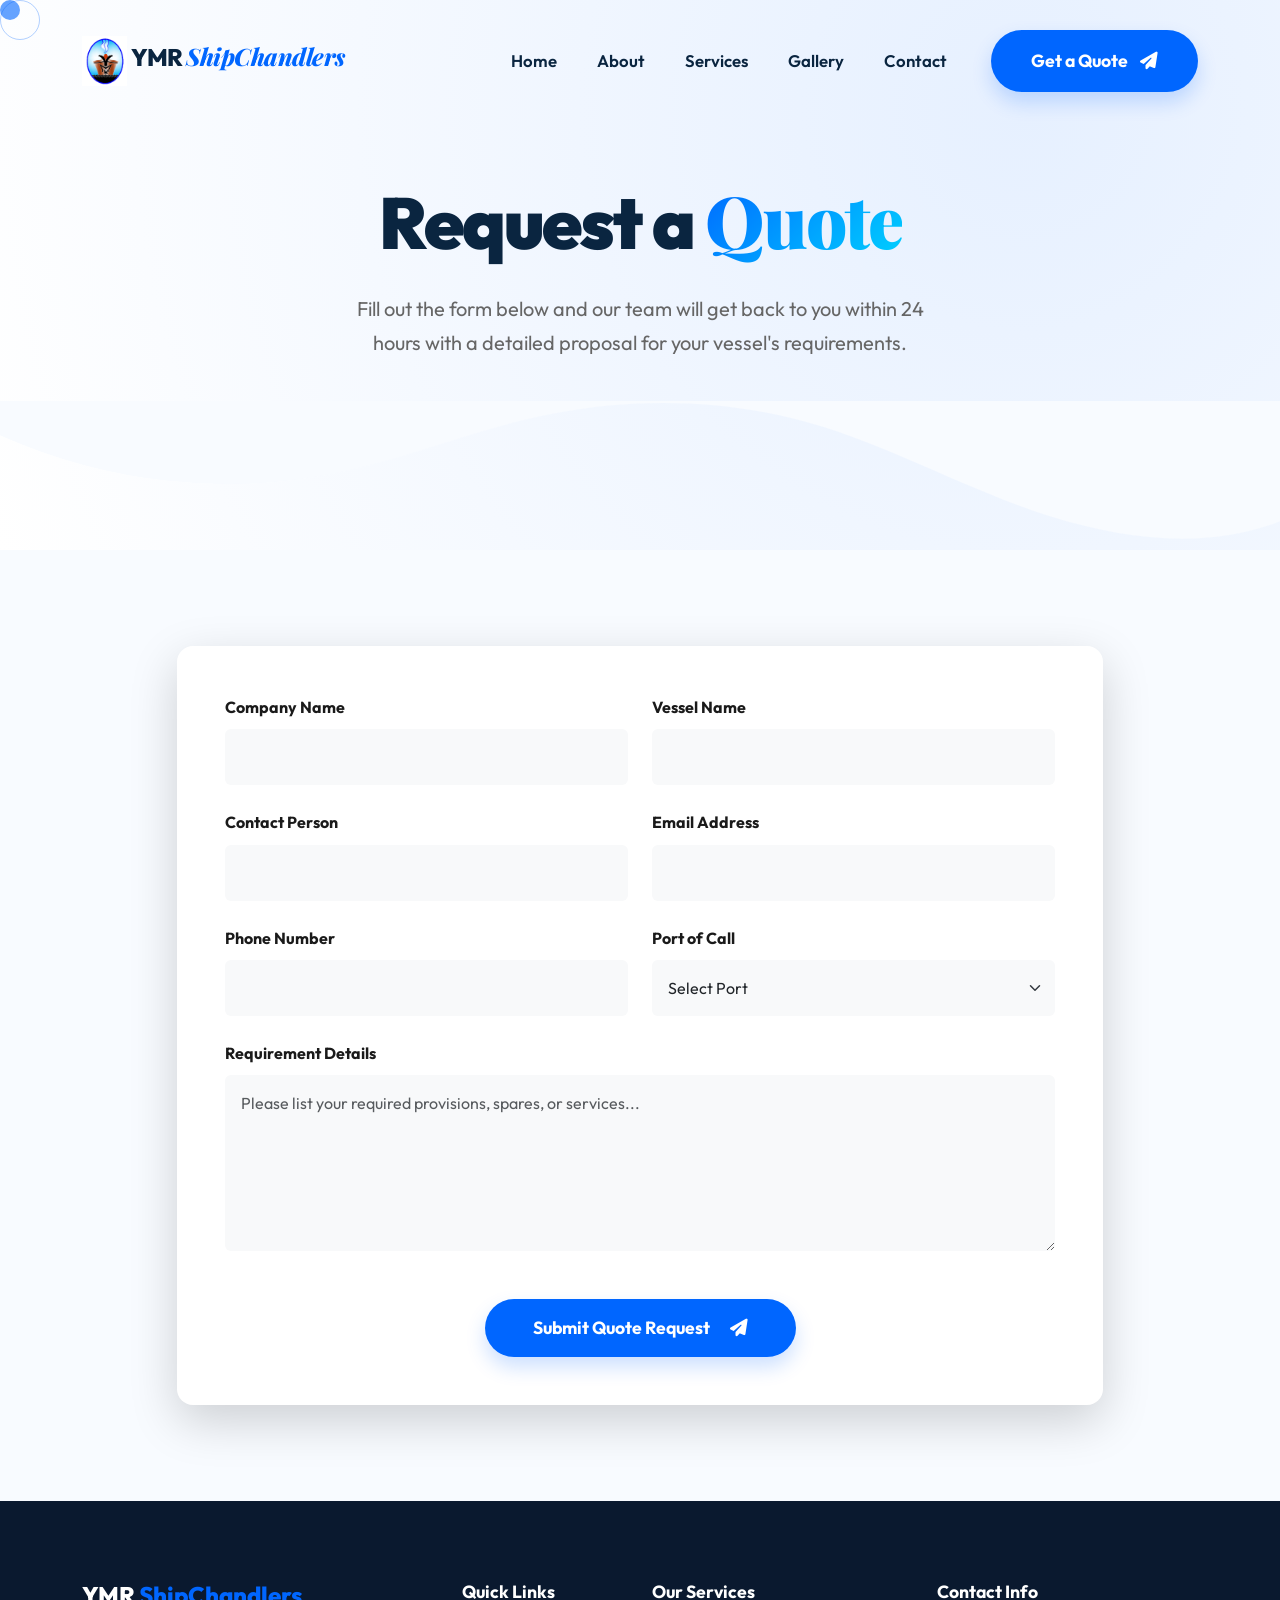
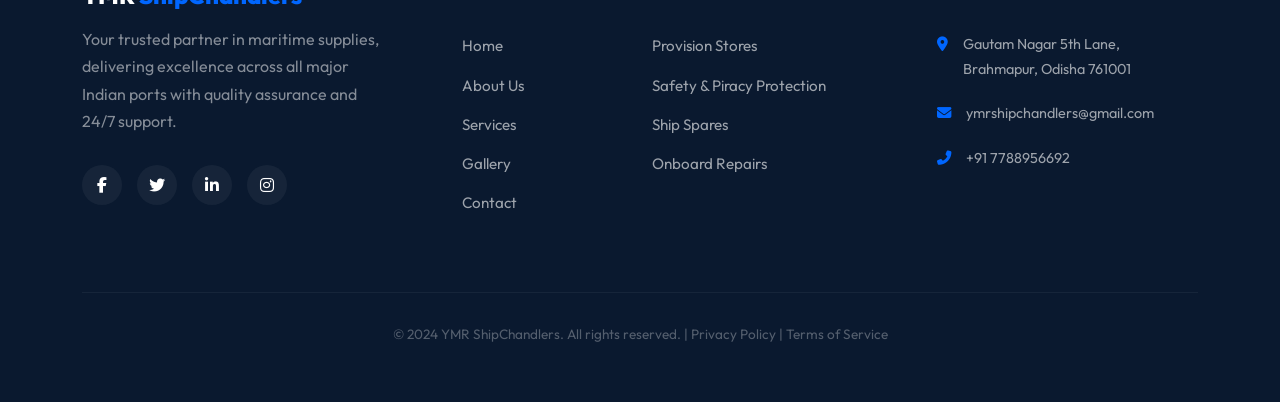
<file: get-quote.html>
<!DOCTYPE html>
<html lang="en">

<head>
    <meta charset="UTF-8">
    <meta name="viewport" content="width=device-width, initial-scale=1.0">
    <meta name="description" content="Request a maritime supply quote from YMR ShipChandlers. Fast and reliable service.">
    <title>Get a Quote | YMR ShipChandlers</title>

    <!-- Bootstrap CSS -->
    <link href="https://cdn.jsdelivr.net/npm/bootstrap@5.3.2/dist/css/bootstrap.min.css" rel="stylesheet">
    <!-- Font Awesome -->
    <link rel="stylesheet" href="https://cdnjs.cloudflare.com/ajax/libs/font-awesome/6.4.2/css/all.min.css">
    <!-- AOS Animation Library -->
    <link href="https://unpkg.com/aos@2.3.1/dist/aos.css" rel="stylesheet">
    <!-- Custom CSS -->
    <link rel="stylesheet" href="styles.css">
</head>

<body>
    <!-- Custom Cursor -->
    <div class="custom-cursor"></div>
    <div class="custom-cursor-outline"></div>

    <!-- Navigation -->
    <nav class="navbar navbar-expand-lg fixed-top maritime-nav">
        <div class="container">
            <a href="index.html" class="navbar-brand">
                <img src="image/ymr-logo.png" alt="YMR Logo" class="logo-image">
                <span class="logo-text">YMR <span>ShipChandlers</span></span>
            </a>
            <button class="navbar-toggler" type="button" data-bs-toggle="collapse" data-bs-target="#navbarNav">
                <span class="navbar-toggler-icon"></span>
            </button>

            <div class="collapse navbar-collapse" id="navbarNav">
                <ul class="navbar-nav ms-auto">
                    <li class="nav-item"><a class="nav-link" href="index.html">Home</a></li>
                    <li class="nav-item"><a class="nav-link" href="about.html">About</a></li>
                    <li class="nav-item"><a class="nav-link" href="services.html">Services</a></li>
                    <li class="nav-item"><a class="nav-link" href="gallery.html">Gallery</a></li>
                    <li class="nav-item"><a class="nav-link" href="contact.html">Contact</a></li>
                </ul>
                <a href="get-quote.html" class="btn btn-maritime ms-lg-4">Get a Quote <i class="fas fa-paper-plane"></i></a>
            </div>
        </div>
    </nav>

    <!-- Page Header -->
    <section class="hero-maritime" style="min-height: 40vh;">
        <div class="container">
            <div class="row text-center justify-content-center">
                <div class="col-lg-8" data-aos="fade-up">
                    <h1 class="hero-title">Request a <span>Quote</span></h1>
                    <p class="hero-subtitle mx-auto">Fill out the form below and our team will get back to you within 24 hours with a detailed proposal for your vessel's requirements.</p>
                </div>
            </div>
        </div>
        <!-- Unique Wave Divider -->
        <div class="wave-divider">
            <svg data-name="Layer 1" xmlns="http://www.w3.org/2000/svg" viewBox="0 0 1200 120" preserveAspectRatio="none">
                <path d="M321.39,56.44c58-10.79,114.16-30.13,172-41.86,82.39-16.72,168.19-17.73,250.45-.39C823.78,31,906.67,72,985.66,92.83c70.05,18.48,146.53,26.09,214.34,3V0H0V27.35A600.21,600.21,0,0,0,321.39,56.44Z" class="shape-fill"></path>
            </svg>
        </div>
    </section>

    <!-- Quote Form Content -->
    <section class="quote-form-section py-5" style="background: var(--clr-bg-light);">
        <div class="container py-5">
            <div class="row justify-content-center">
                <div class="col-lg-10">
                    <div class="quote-card p-5 rounded-4 bg-white shadow-lg" data-aos="fade-up">
                        <form action="#" method="POST">
                            <div class="row g-4">
                                <div class="col-md-6">
                                    <label class="form-label fw-bold">Company Name</label>
                                    <input type="text" class="form-control p-3 bg-light border-0" required>
                                </div>
                                <div class="col-md-6">
                                    <label class="form-label fw-bold">Vessel Name</label>
                                    <input type="text" class="form-control p-3 bg-light border-0" required>
                                </div>
                                <div class="col-md-6">
                                    <label class="form-label fw-bold">Contact Person</label>
                                    <input type="text" class="form-control p-3 bg-light border-0" required>
                                </div>
                                <div class="col-md-6">
                                    <label class="form-label fw-bold">Email Address</label>
                                    <input type="email" class="form-control p-3 bg-light border-0" required>
                                </div>
                                <div class="col-md-6">
                                    <label class="form-label fw-bold">Phone Number</label>
                                    <input type="tel" class="form-control p-3 bg-light border-0">
                                </div>
                                <div class="col-md-6">
                                    <label class="form-label fw-bold">Port of Call</label>
                                    <select class="form-select p-3 bg-light border-0">
                                        <option selected>Select Port</option>
                                        <option value="Mumbai">Mumbai Port</option>
                                        <option value="Chennai">Chennai Port</option>
                                        <option value="Kolkata">Kolkata Port</option>
                                        <option value="Kochi">Kochi Port</option>
                                        <option value="Paradip">Paradip Port</option>
                                        <option value="Visakhapatnam">Visakhapatnam Port</option>
                                    </select>
                                </div>
                                <div class="col-md-12">
                                    <label class="form-label fw-bold">Requirement Details</label>
                                    <textarea class="form-control p-3 bg-light border-0" rows="6" placeholder="Please list your required provisions, spares, or services..."></textarea>
                                </div>
                                <div class="col-12 text-center mt-5">
                                    <button type="submit" class="btn btn-maritime px-5 py-3">Submit Quote Request <i class="fas fa-paper-plane ms-2"></i></button>
                                </div>
                            </div>
                        </form>
                    </div>
                </div>
            </div>
        </div>
    </section>

    <!-- Footer -->
    <footer class="footer-maritime">
        <div class="container">
            <div class="row g-4">
                <div class="col-lg-4" data-aos="fade-up">
                    <div class="footer-brand">
                        <h4 class="mb-3">YMR <span>ShipChandlers</span></h4>
                        <p class="text-white opacity-50 pe-lg-5">Your trusted partner in maritime supplies, delivering excellence across all major Indian ports with quality assurance and 24/7 support.</p>
                        <div class="footer-social">
                            <a href="#" class="social-circle"><i class="fab fa-facebook-f"></i></a>
                            <a href="#" class="social-circle"><i class="fab fa-twitter"></i></a>
                            <a href="#" class="social-circle"><i class="fab fa-linkedin-in"></i></a>
                            <a href="#" class="social-circle"><i class="fab fa-instagram"></i></a>
                        </div>
                    </div>
                </div>
                <div class="col-lg-2 col-md-6" data-aos="fade-up" data-aos-delay="100">
                    <h5 class="footer-section-title">Quick Links</h5>
                    <ul class="footer-nav-list">
                        <li><a href="index.html">Home</a></li>
                        <li><a href="about.html">About Us</a></li>
                        <li><a href="services.html">Services</a></li>
                        <li><a href="gallery.html">Gallery</a></li>
                        <li><a href="contact.html">Contact</a></li>
                    </ul>
                </div>
                <div class="col-lg-3 col-md-6" data-aos="fade-up" data-aos-delay="200">
                    <h5 class="footer-section-title">Our Services</h5>
                    <ul class="footer-nav-list">
                        <li><a href="services.html">Provision Stores</a></li>
                        <li><a href="services.html">Safety & Piracy Protection</a></li>
                        <li><a href="services.html">Ship Spares</a></li>
                        <li><a href="services.html">Onboard Repairs</a></li>
                    </ul>
                </div>
                <div class="col-lg-3" data-aos="fade-up" data-aos-delay="300">
                    <h5 class="footer-section-title">Contact Info</h5>
                    <div class="footer-contact-item">
                        <i class="fas fa-map-marker-alt"></i>
                        <span>Gautam Nagar 5th Lane,<br>Brahmapur, Odisha 761001</span>
                    </div>
                    <div class="footer-contact-item">
                        <i class="fas fa-envelope"></i>
                        <span>ymrshipchandlers@gmail.com</span>
                    </div>
                    <div class="footer-contact-item">
                        <i class="fas fa-phone-alt"></i>
                        <span>+91 7788956692</span>
                    </div>
                </div>
            </div>
            <div class="footer-bottom-bar">
                <p>&copy; 2024 YMR ShipChandlers. All rights reserved. | Privacy Policy | Terms of Service</p>
            </div>
        </div>
    </footer>

    <!-- Bootstrap JS -->
    <script src="https://cdn.jsdelivr.net/npm/bootstrap@5.3.2/dist/js/bootstrap.bundle.min.js"></script>
    <!-- AOS Animation JS -->
    <script src="https://unpkg.com/aos@2.3.1/dist/aos.js"></script>
    <!-- Custom JS -->
    <script src="script.js"></script>
</body>

</html>
</file>
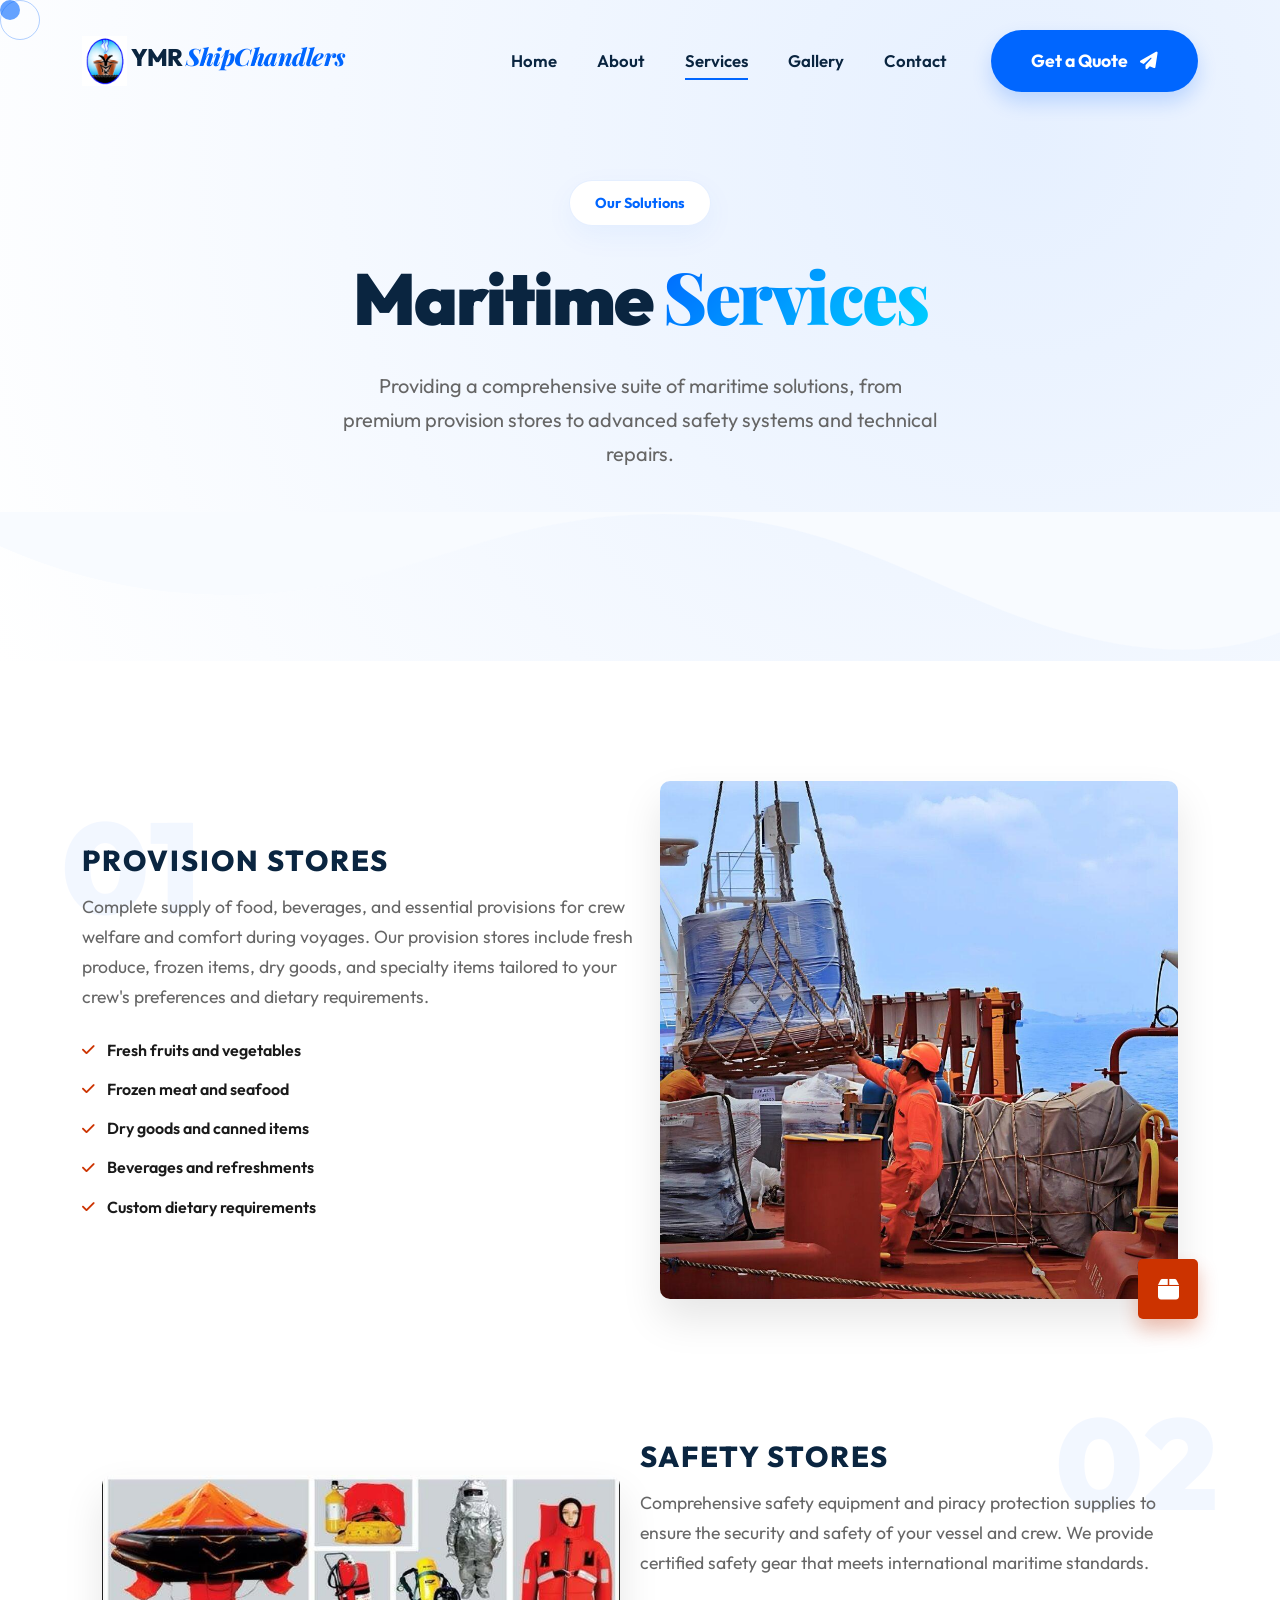
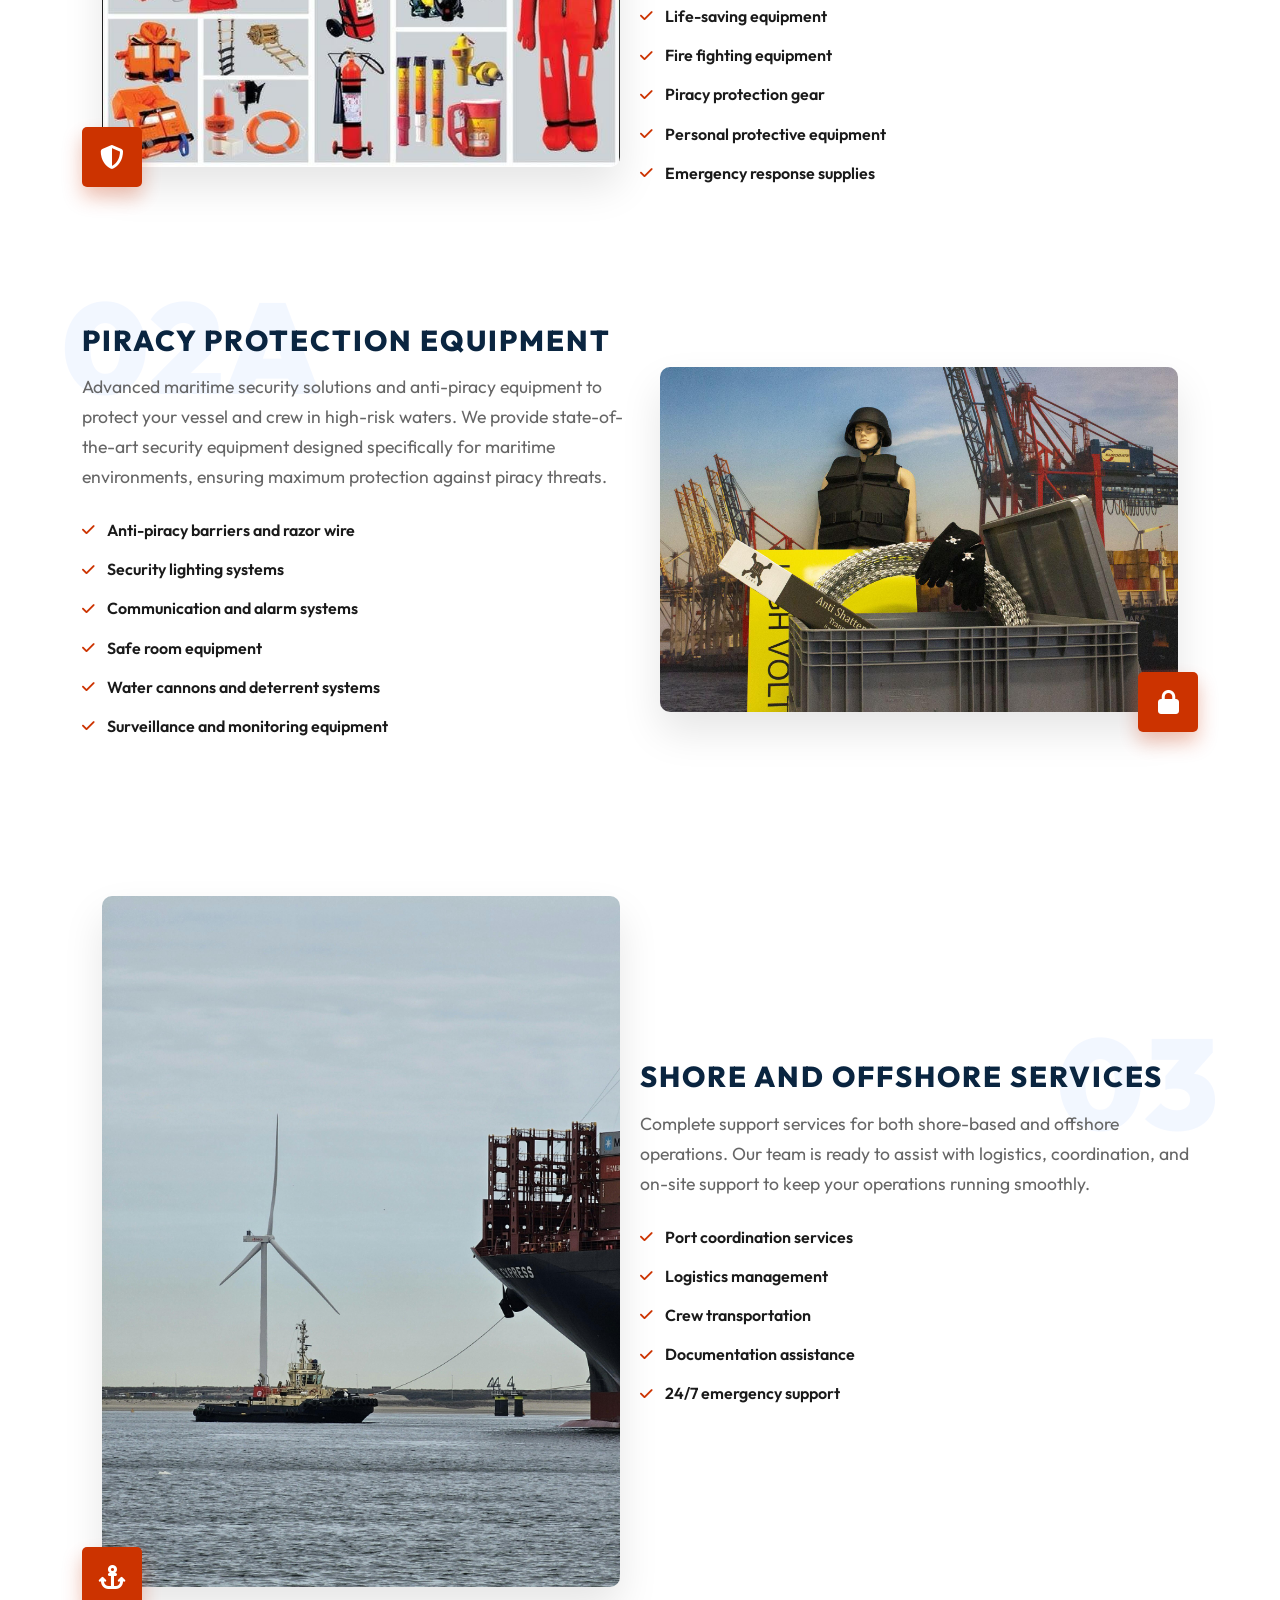
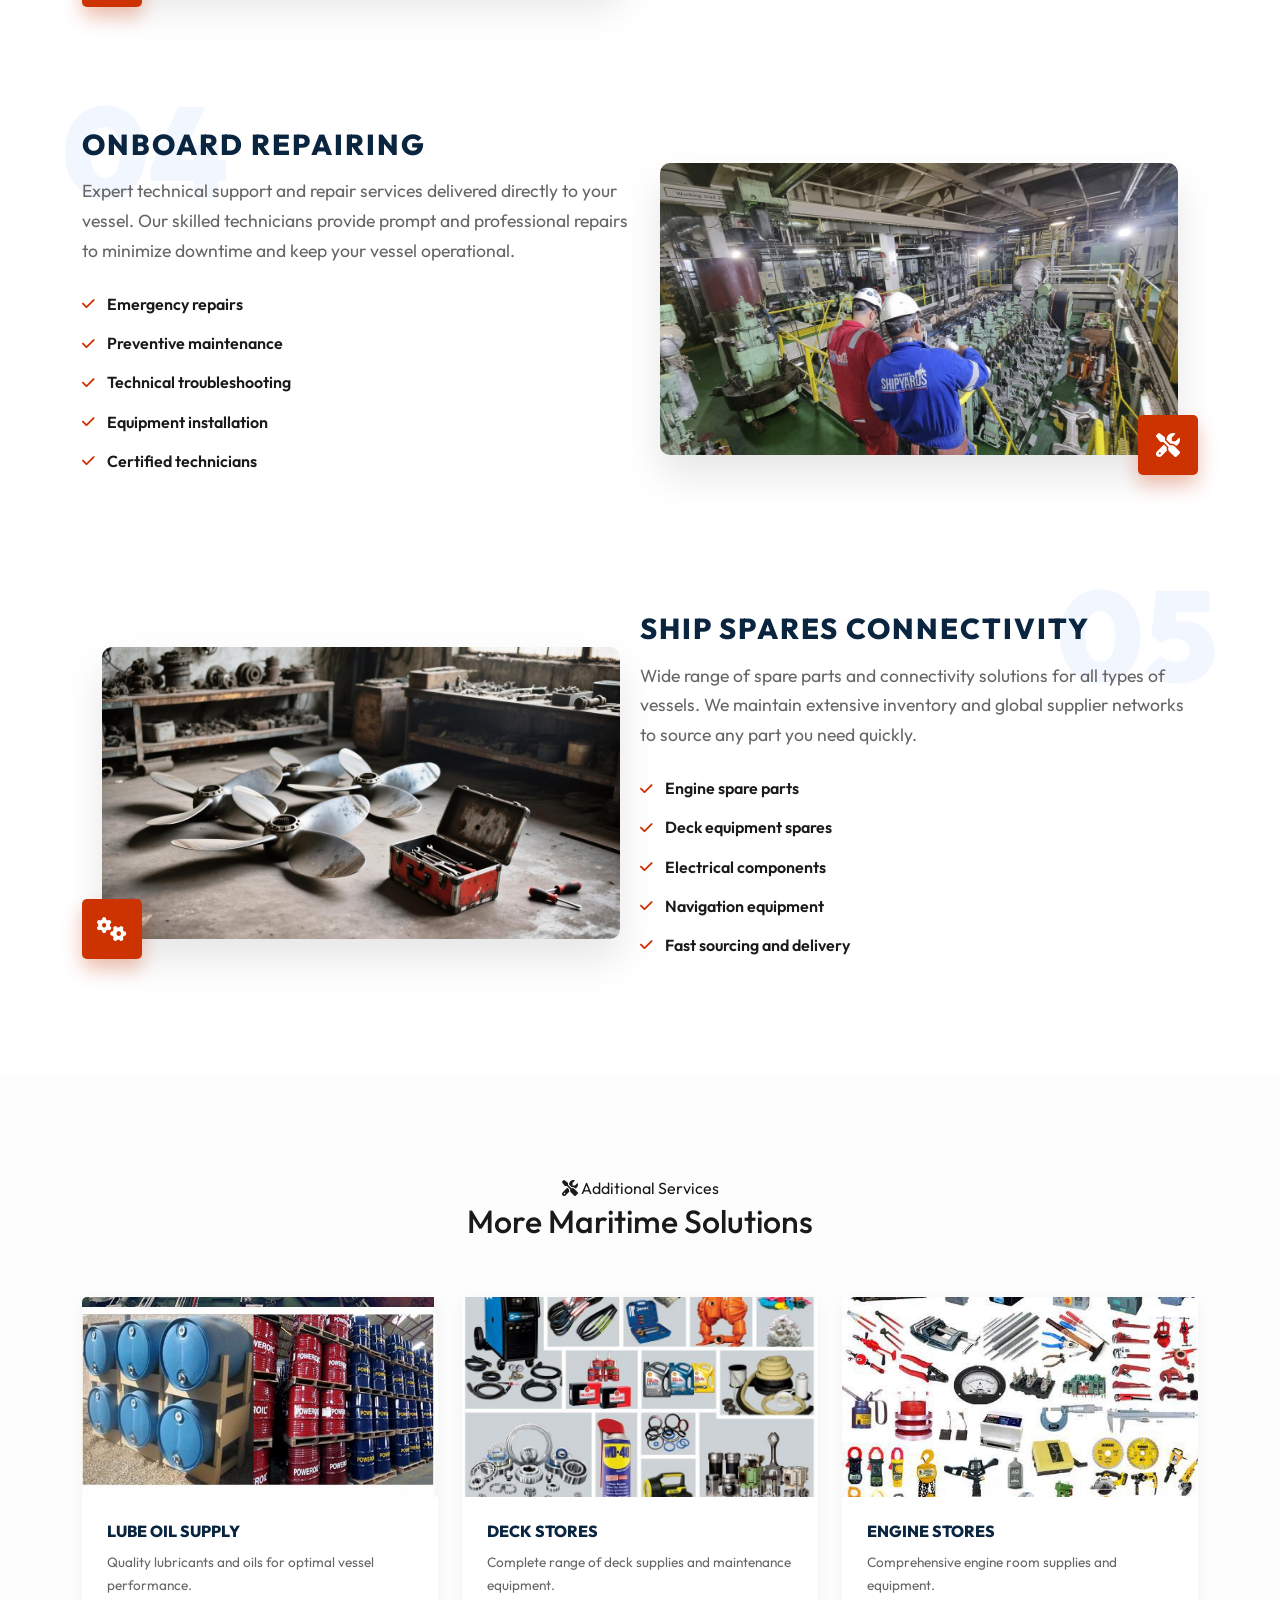
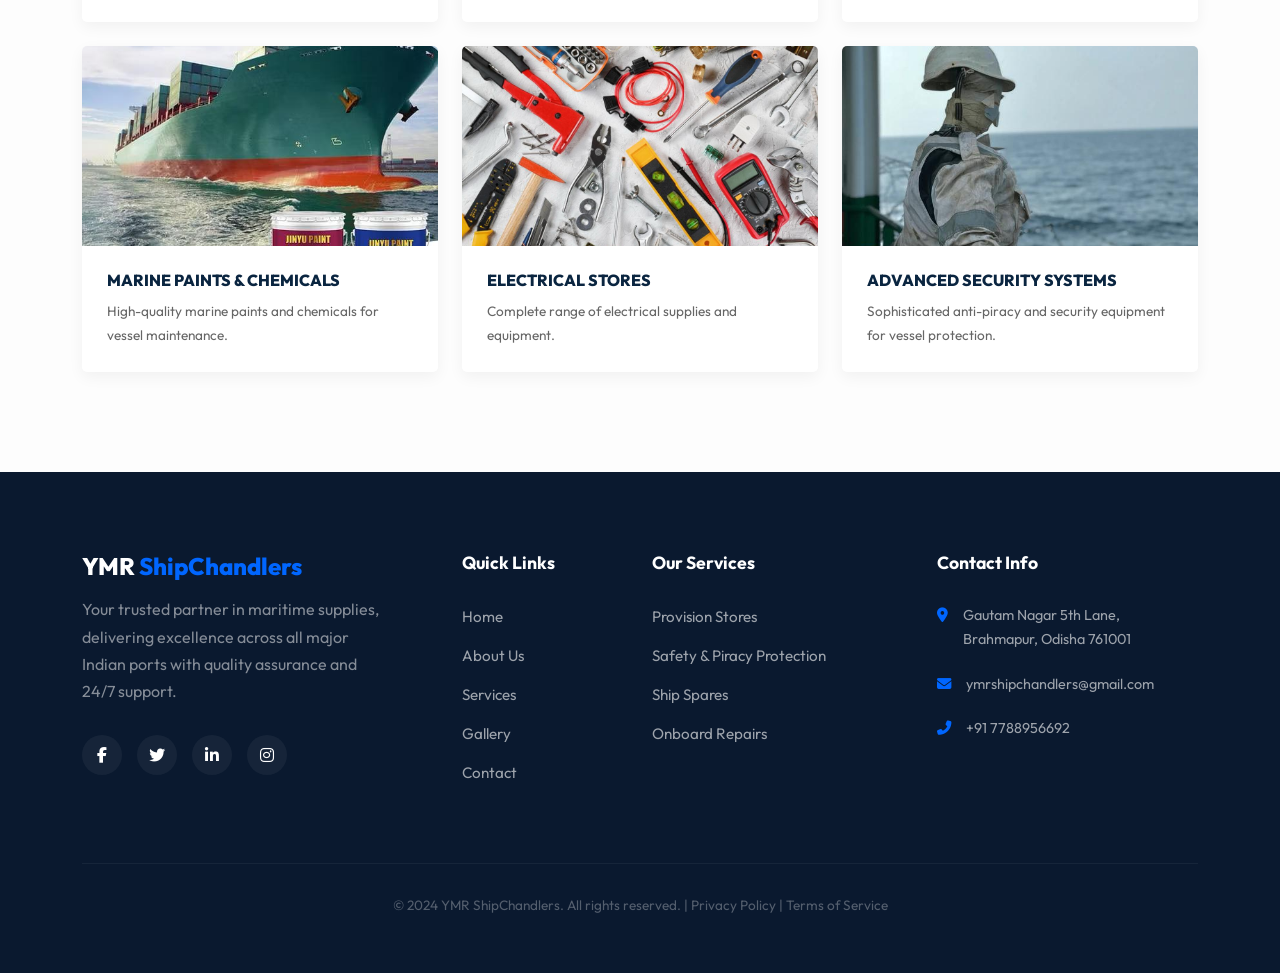
<file: services.html>
<!DOCTYPE html>
<html lang="en">

<head>
    <meta charset="UTF-8">
    <meta name="viewport" content="width=device-width, initial-scale=1.0">
    <meta name="description" content="Explore our wide range of maritime supplies and services at YMR ShipChandlers.">
    <title>Our Services | YMR ShipChandlers</title>

    <!-- Bootstrap CSS -->
    <link href="https://cdn.jsdelivr.net/npm/bootstrap@5.3.2/dist/css/bootstrap.min.css" rel="stylesheet">
    <!-- Font Awesome -->
    <link rel="stylesheet" href="https://cdnjs.cloudflare.com/ajax/libs/font-awesome/6.4.2/css/all.min.css">
    <!-- AOS Animation Library -->
    <link href="https://unpkg.com/aos@2.3.1/dist/aos.css" rel="stylesheet">
    <!-- Custom CSS -->
    <link rel="stylesheet" href="styles.css">
</head>

<body>
    <!-- Custom Cursor -->
    <div class="custom-cursor"></div>
    <div class="custom-cursor-outline"></div>

    <!-- Navigation -->
    <nav class="navbar navbar-expand-lg fixed-top maritime-nav">
        <div class="container">
            <a href="index.html" class="navbar-brand">
                <img src="image/ymr-logo.png" alt="YMR Logo" class="logo-image">
                <span class="logo-text">YMR <span>ShipChandlers</span></span>
            </a>
            <button class="navbar-toggler" type="button" data-bs-toggle="collapse" data-bs-target="#navbarNav">
                <span class="navbar-toggler-icon"></span>
            </button>

            <div class="collapse navbar-collapse" id="navbarNav">
                <ul class="navbar-nav ms-auto">
                    <li class="nav-item"><a class="nav-link" href="index.html">Home</a></li>
                    <li class="nav-item"><a class="nav-link" href="about.html">About</a></li>
                    <li class="nav-item"><a class="nav-link active" href="services.html">Services</a></li>
                    <li class="nav-item"><a class="nav-link" href="gallery.html">Gallery</a></li>
                    <li class="nav-item"><a class="nav-link" href="contact.html">Contact</a></li>
                </ul>
                <a href="get-quote.html" class="btn btn-maritime ms-lg-4">Get a Quote <i class="fas fa-paper-plane"></i></a>
            </div>
        </div>
    </nav>

    <!-- Page Header -->
    <section class="hero-maritime" style="min-height: 50vh;">
        <div class="container">
            <div class="row text-center justify-content-center">
                <div class="col-lg-8" data-aos="fade-up">
                    <div class="hero-badge">Our Solutions</div>
                    <h1 class="hero-title">Maritime <span>Services</span></h1>
                    <p class="hero-subtitle mx-auto">Providing a comprehensive suite of maritime solutions, from premium provision stores to advanced safety systems and technical repairs.</p>
                </div>
            </div>
        </div>
        <!-- Unique Wave Divider -->
        <div class="wave-divider">
            <svg data-name="Layer 1" xmlns="http://www.w3.org/2000/svg" viewBox="0 0 1200 120" preserveAspectRatio="none">
                <path d="M321.39,56.44c58-10.79,114.16-30.13,172-41.86,82.39-16.72,168.19-17.73,250.45-.39C823.78,31,906.67,72,985.66,92.83c70.05,18.48,146.53,26.09,214.34,3V0H0V27.35A600.21,600.21,0,0,0,321.39,56.44Z" class="shape-fill"></path>
            </svg>
        </div>
    </section>

    <!-- Service Breakdown -->
    <section class="service-breakdown">
        <div class="container">
            <!-- 01 Provision Stores -->
            <div class="service-row">
                <div class="col-lg-6 service-text-content" data-aos="fade-right">
                    <div class="service-number">01</div>
                    <h2 class="service-title-top">Provision Stores</h2>
                    <p class="service-desc">Complete supply of food, beverages, and essential provisions for crew welfare and comfort during voyages. Our provision stores include fresh produce, frozen items, dry goods, and specialty items tailored to your crew's preferences and dietary requirements.</p>
                    <ul class="service-features-list">
                        <li><i class="fas fa-check"></i> Fresh fruits and vegetables</li>
                        <li><i class="fas fa-check"></i> Frozen meat and seafood</li>
                        <li><i class="fas fa-check"></i> Dry goods and canned items</li>
                        <li><i class="fas fa-check"></i> Beverages and refreshments</li>
                        <li><i class="fas fa-check"></i> Custom dietary requirements</li>
                    </ul>
                </div>
                <div class="col-lg-6" data-aos="fade-left">
                    <div class="service-image-container">
                        <img src="image/Provision stores2.jpeg" alt="Provision Stores" class="service-image-main">
                        <div class="service-image-accent"><i class="fas fa-box"></i></div>
                    </div>
                </div>
            </div>

            <!-- 02 Safety Stores -->
            <div class="service-row reverse">
                <div class="col-lg-6 service-text-content" data-aos="fade-left">
                    <div class="service-number">02</div>
                    <h2 class="service-title-top">Safety Stores</h2>
                    <p class="service-desc">Comprehensive safety equipment and piracy protection supplies to ensure the security and safety of your vessel and crew. We provide certified safety gear that meets international maritime standards.</p>
                    <ul class="service-features-list">
                        <li><i class="fas fa-check"></i> Life-saving equipment</li>
                        <li><i class="fas fa-check"></i> Fire fighting equipment</li>
                        <li><i class="fas fa-check"></i> Piracy protection gear</li>
                        <li><i class="fas fa-check"></i> Personal protective equipment</li>
                        <li><i class="fas fa-check"></i> Emergency response supplies</li>
                    </ul>
                </div>
                <div class="col-lg-6" data-aos="fade-right">
                    <div class="service-image-container">
                        <img src="image/Safety stores.jpeg" alt="Safety Stores" class="service-image-main">
                        <div class="service-image-accent"><i class="fas fa-shield-alt"></i></div>
                    </div>
                </div>
            </div>

            <!-- 02A Piracy Protection Equipment -->
            <div class="service-row">
                <div class="col-lg-6 service-text-content" data-aos="fade-right">
                    <div class="service-number">02A</div>
                    <h2 class="service-title-top">Piracy Protection Equipment</h2>
                    <p class="service-desc">Advanced maritime security solutions and anti-piracy equipment to protect your vessel and crew in high-risk waters. We provide state-of-the-art security equipment designed specifically for maritime environments, ensuring maximum protection against piracy threats.</p>
                    <ul class="service-features-list">
                        <li><i class="fas fa-check"></i> Anti-piracy barriers and razor wire</li>
                        <li><i class="fas fa-check"></i> Security lighting systems</li>
                        <li><i class="fas fa-check"></i> Communication and alarm systems</li>
                        <li><i class="fas fa-check"></i> Safe room equipment</li>
                        <li><i class="fas fa-check"></i> Water cannons and deterrent systems</li>
                        <li><i class="fas fa-check"></i> Surveillance and monitoring equipment</li>
                    </ul>
                </div>
                <div class="col-lg-6" data-aos="fade-left">
                    <div class="service-image-container">
                        <img src="image/Piracy equipment’s for ships3.jpeg" alt="Piracy Protection" class="service-image-main">
                        <div class="service-image-accent"><i class="fas fa-lock"></i></div>
                    </div>
                </div>
            </div>

            <!-- 03 Shore and Offshore Services -->
            <div class="service-row reverse">
                <div class="col-lg-6 service-text-content" data-aos="fade-left">
                    <div class="service-number">03</div>
                    <h2 class="service-title-top">Shore and Offshore Services</h2>
                    <p class="service-desc">Complete support services for both shore-based and offshore operations. Our team is ready to assist with logistics, coordination, and on-site support to keep your operations running smoothly.</p>
                    <ul class="service-features-list">
                        <li><i class="fas fa-check"></i> Port coordination services</li>
                        <li><i class="fas fa-check"></i> Logistics management</li>
                        <li><i class="fas fa-check"></i> Crew transportation</li>
                        <li><i class="fas fa-check"></i> Documentation assistance</li>
                        <li><i class="fas fa-check"></i> 24/7 emergency support</li>
                    </ul>
                </div>
                <div class="col-lg-6" data-aos="fade-right">
                    <div class="service-image-container">
                        <img src="image/Shore and offshore services1.jpg" alt="Shore and Offshore" class="service-image-main">
                        <div class="service-image-accent"><i class="fas fa-anchor"></i></div>
                    </div>
                </div>
            </div>

            <!-- 04 Onboard Repairing -->
            <div class="service-row">
                <div class="col-lg-6 service-text-content" data-aos="fade-right">
                    <div class="service-number">04</div>
                    <h2 class="service-title-top">Onboard Repairing</h2>
                    <p class="service-desc">Expert technical support and repair services delivered directly to your vessel. Our skilled technicians provide prompt and professional repairs to minimize downtime and keep your vessel operational.</p>
                    <ul class="service-features-list">
                        <li><i class="fas fa-check"></i> Emergency repairs</li>
                        <li><i class="fas fa-check"></i> Preventive maintenance</li>
                        <li><i class="fas fa-check"></i> Technical troubleshooting</li>
                        <li><i class="fas fa-check"></i> Equipment installation</li>
                        <li><i class="fas fa-check"></i> Certified technicians</li>
                    </ul>
                </div>
                <div class="col-lg-6" data-aos="fade-left">
                    <div class="service-image-container">
                        <img src="image/On board repairing.jpeg" alt="Onboard Repairing" class="service-image-main">
                        <div class="service-image-accent"><i class="fas fa-tools"></i></div>
                    </div>
                </div>
            </div>

            <!-- 05 Ship Spares Connectivity -->
            <div class="service-row reverse">
                <div class="col-lg-6 service-text-content" data-aos="fade-left">
                    <div class="service-number">05</div>
                    <h2 class="service-title-top">Ship Spares Connectivity</h2>
                    <p class="service-desc">Wide range of spare parts and connectivity solutions for all types of vessels. We maintain extensive inventory and global supplier networks to source any part you need quickly.</p>
                    <ul class="service-features-list">
                        <li><i class="fas fa-check"></i> Engine spare parts</li>
                        <li><i class="fas fa-check"></i> Deck equipment spares</li>
                        <li><i class="fas fa-check"></i> Electrical components</li>
                        <li><i class="fas fa-check"></i> Navigation equipment</li>
                        <li><i class="fas fa-check"></i> Fast sourcing and delivery</li>
                    </ul>
                </div>
                <div class="col-lg-6" data-aos="fade-right">
                    <div class="service-image-container">
                        <img src="image/ship spares connectivity1.jpeg" alt="Ship Spares" class="service-image-main">
                        <div class="service-image-accent"><i class="fas fa-cogs"></i></div>
                    </div>
                </div>
            </div>
        </div>
    </section>

    <!-- More Solutions Section -->
    <section class="more-solutions-section">
        <div class="container">
            <div class="row text-center mb-5" data-aos="fade-up">
                <div class="col-12">
                    <span class="section-badge"><i class="fas fa-tools"></i> Additional Services</span>
                    <h2 class="section-title">More Maritime Solutions</h2>
                </div>
            </div>
            <div class="row g-4">
                <!-- Lube Oil Supply -->
                <div class="col-lg-4 col-md-6" data-aos="fade-up">
                    <div class="solution-card">
                        <div class="solution-img-box">
                            <img src="image/Lube oil supply.jpeg" alt="Lube Oil Supply">
                        </div>
                        <div class="solution-info">
                            <h5>Lube Oil Supply</h5>
                            <p>Quality lubricants and oils for optimal vessel performance.</p>
                        </div>
                    </div>
                </div>
                <!-- Deck Stores -->
                <div class="col-lg-4 col-md-6" data-aos="fade-up" data-aos-delay="100">
                    <div class="solution-card">
                        <div class="solution-img-box">
                            <img src="image/Deck stores.jpeg" alt="Deck Stores">
                        </div>
                        <div class="solution-info">
                            <h5>Deck Stores</h5>
                            <p>Complete range of deck supplies and maintenance equipment.</p>
                        </div>
                    </div>
                </div>
                <!-- Engine Stores -->
                <div class="col-lg-4 col-md-6" data-aos="fade-up" data-aos-delay="200">
                    <div class="solution-card">
                        <div class="solution-img-box">
                            <img src="image/Engine stores.jpeg" alt="Engine Stores">
                        </div>
                        <div class="solution-info">
                            <h5>Engine Stores</h5>
                            <p>Comprehensive engine room supplies and equipment.</p>
                        </div>
                    </div>
                </div>
                <!-- Marine Paints -->
                <div class="col-lg-4 col-md-6" data-aos="fade-up">
                    <div class="solution-card">
                        <div class="solution-img-box">
                            <img src="image/Marine paint and chemicals.jpeg" alt="Marine Paints">
                        </div>
                        <div class="solution-info">
                            <h5>Marine Paints & Chemicals</h5>
                            <p>High-quality marine paints and chemicals for vessel maintenance.</p>
                        </div>
                    </div>
                </div>
                <!-- Electrical Stores -->
                <div class="col-lg-4 col-md-6" data-aos="fade-up" data-aos-delay="100">
                    <div class="solution-card">
                        <div class="solution-img-box">
                            <img src="image/Electrical stores.jpeg" alt="Electrical Stores">
                        </div>
                        <div class="solution-info">
                            <h5>Electrical Stores</h5>
                            <p>Complete range of electrical supplies and equipment.</p>
                        </div>
                    </div>
                </div>
                <!-- Advanced Security Systems -->
                <div class="col-lg-4 col-md-6" data-aos="fade-up" data-aos-delay="200">
                    <div class="solution-card">
                        <div class="solution-img-box">
                            <img src="image/Piracy equipment’s for ships2.jpeg" alt="Security Systems">
                        </div>
                        <div class="solution-info">
                            <h5>Advanced Security Systems</h5>
                            <p>Sophisticated anti-piracy and security equipment for vessel protection.</p>
                        </div>
                    </div>
                </div>
            </div>
        </div>
    </section>

    <!-- Footer -->
    <footer class="footer-maritime">
        <div class="container">
            <div class="row g-4">
                <div class="col-lg-4" data-aos="fade-up">
                    <div class="footer-brand">
                        <h4 class="mb-3">YMR <span>ShipChandlers</span></h4>
                        <p class="text-white opacity-50 pe-lg-5">Your trusted partner in maritime supplies, delivering excellence across all major Indian ports with quality assurance and 24/7 support.</p>
                        <div class="footer-social">
                            <a href="#" class="social-circle"><i class="fab fa-facebook-f"></i></a>
                            <a href="#" class="social-circle"><i class="fab fa-twitter"></i></a>
                            <a href="#" class="social-circle"><i class="fab fa-linkedin-in"></i></a>
                            <a href="#" class="social-circle"><i class="fab fa-instagram"></i></a>
                        </div>
                    </div>
                </div>
                <div class="col-lg-2 col-md-6" data-aos="fade-up" data-aos-delay="100">
                    <h5 class="footer-section-title">Quick Links</h5>
                    <ul class="footer-nav-list">
                        <li><a href="index.html">Home</a></li>
                        <li><a href="about.html">About Us</a></li>
                        <li><a href="services.html">Services</a></li>
                        <li><a href="gallery.html">Gallery</a></li>
                        <li><a href="contact.html">Contact</a></li>
                    </ul>
                </div>
                <div class="col-lg-3 col-md-6" data-aos="fade-up" data-aos-delay="200">
                    <h5 class="footer-section-title">Our Services</h5>
                    <ul class="footer-nav-list">
                        <li><a href="services.html">Provision Stores</a></li>
                        <li><a href="services.html">Safety & Piracy Protection</a></li>
                        <li><a href="services.html">Ship Spares</a></li>
                        <li><a href="services.html">Onboard Repairs</a></li>
                    </ul>
                </div>
                <div class="col-lg-3" data-aos="fade-up" data-aos-delay="300">
                    <h5 class="footer-section-title">Contact Info</h5>
                    <div class="footer-contact-item">
                        <i class="fas fa-map-marker-alt"></i>
                        <span>Gautam Nagar 5th Lane,<br>Brahmapur, Odisha 761001</span>
                    </div>
                    <div class="footer-contact-item">
                        <i class="fas fa-envelope"></i>
                        <span>ymrshipchandlers@gmail.com</span>
                    </div>
                    <div class="footer-contact-item">
                        <i class="fas fa-phone-alt"></i>
                        <span>+91 7788956692</span>
                    </div>
                </div>
            </div>
            <div class="footer-bottom-bar">
                <p>&copy; 2024 YMR ShipChandlers. All rights reserved. | Privacy Policy | Terms of Service</p>
            </div>
        </div>
    </footer>

    <!-- Bootstrap JS -->
    <script src="https://cdn.jsdelivr.net/npm/bootstrap@5.3.2/dist/js/bootstrap.bundle.min.js"></script>
    <!-- AOS Animation JS -->
    <script src="https://unpkg.com/aos@2.3.1/dist/aos.js"></script>
    <!-- Custom JS -->
    <script src="script.js"></script>
</body>

</html>
</file>
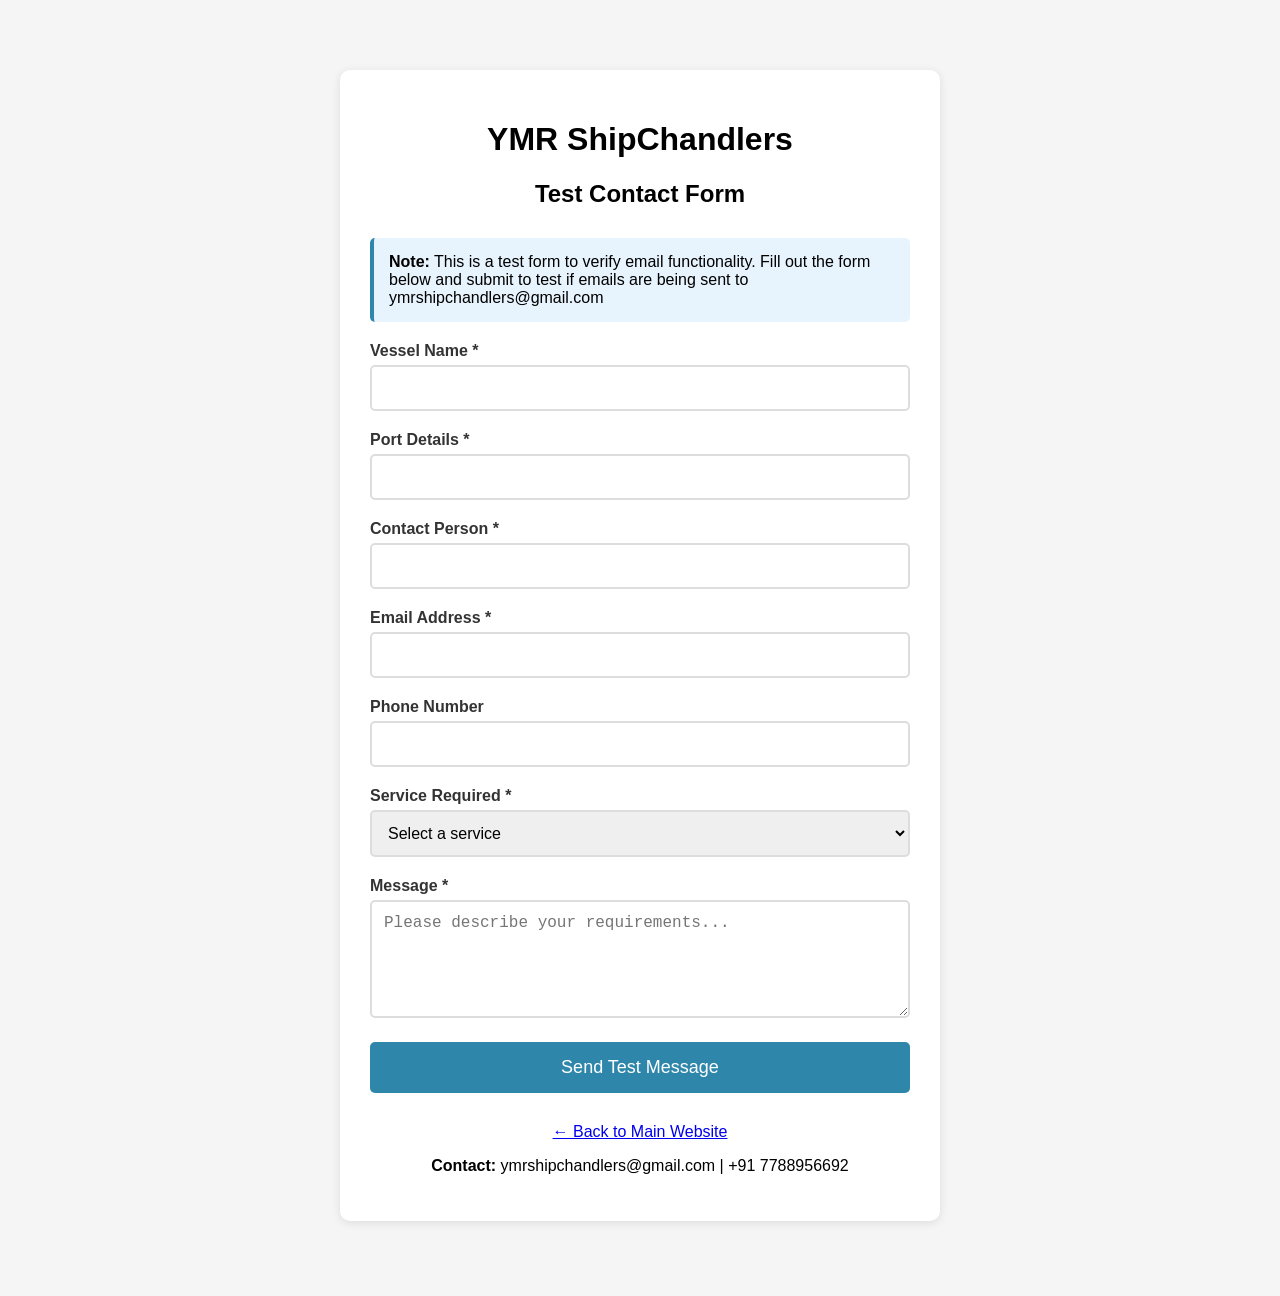
<file: test-form.html>
<!DOCTYPE html>
<html lang="en">
<head>
    <meta charset="UTF-8">
    <meta name="viewport" content="width=device-width, initial-scale=1.0">
    <title>Test Contact Form - YMR ShipChandlers</title>
    <style>
        body {
            font-family: Arial, sans-serif;
            max-width: 600px;
            margin: 50px auto;
            padding: 20px;
            background-color: #f5f5f5;
        }
        .form-container {
            background: white;
            padding: 30px;
            border-radius: 10px;
            box-shadow: 0 2px 10px rgba(0,0,0,0.1);
        }
        .form-group {
            margin-bottom: 20px;
        }
        label {
            display: block;
            margin-bottom: 5px;
            font-weight: bold;
            color: #333;
        }
        input, select, textarea {
            width: 100%;
            padding: 12px;
            border: 2px solid #ddd;
            border-radius: 5px;
            font-size: 16px;
            box-sizing: border-box;
        }
        input:focus, select:focus, textarea:focus {
            border-color: #2E86AB;
            outline: none;
        }
        button {
            background-color: #2E86AB;
            color: white;
            padding: 15px 30px;
            border: none;
            border-radius: 5px;
            font-size: 18px;
            cursor: pointer;
            width: 100%;
        }
        button:hover {
            background-color: #1A5F7A;
        }
        .header {
            text-align: center;
            margin-bottom: 30px;
        }
        .note {
            background-color: #e8f4fd;
            padding: 15px;
            border-radius: 5px;
            margin-bottom: 20px;
            border-left: 4px solid #2E86AB;
        }
    </style>
</head>
<body>
    <div class="form-container">
        <div class="header">
            <h1>YMR ShipChandlers</h1>
            <h2>Test Contact Form</h2>
        </div>
        
        <div class="note">
            <strong>Note:</strong> This is a test form to verify email functionality. 
            Fill out the form below and submit to test if emails are being sent to ymrshipchandlers@gmail.com
        </div>

        <form action="https://formsubmit.co/ymrshipchandlers@gmail.com" method="POST">
            <!-- FormSubmit Configuration -->
            <input type="hidden" name="_subject" value="TEST - Maritime Supply Inquiry from Website">
            <input type="hidden" name="_next" value="thank-you.html">
            <input type="hidden" name="_captcha" value="false">
            <input type="text" name="_honey" style="display:none">

            <div class="form-group">
                <label for="vessel">Vessel Name *</label>
                <input type="text" id="vessel" name="Vessel Name" required>
            </div>

            <div class="form-group">
                <label for="port">Port Details *</label>
                <input type="text" id="port" name="Port Details" required>
            </div>

            <div class="form-group">
                <label for="name">Contact Person *</label>
                <input type="text" id="name" name="Contact Person" required>
            </div>

            <div class="form-group">
                <label for="email">Email Address *</label>
                <input type="email" id="email" name="Email Address" required>
            </div>

            <div class="form-group">
                <label for="phone">Phone Number</label>
                <input type="tel" id="phone" name="Phone Number">
            </div>

            <div class="form-group">
                <label for="service">Service Required *</label>
                <select id="service" name="Service Required" required>
                    <option value="">Select a service</option>
                    <option value="Provision Stores">Provision Stores</option>
                    <option value="Safety Equipment">Safety Equipment</option>
                    <option value="Ship Spares">Ship Spares</option>
                    <option value="Onboard Repairs">Onboard Repairs</option>
                    <option value="Lube Oil Supply">Lube Oil Supply</option>
                    <option value="Marine Paint & Chemicals">Marine Paint & Chemicals</option>
                    <option value="Other">Other</option>
                </select>
            </div>

            <div class="form-group">
                <label for="message">Message *</label>
                <textarea id="message" name="Message" rows="5" required placeholder="Please describe your requirements..."></textarea>
            </div>

            <button type="submit">Send Test Message</button>
        </form>

        <div style="margin-top: 30px; text-align: center;">
            <p><a href="index.html">← Back to Main Website</a></p>
            <p><strong>Contact:</strong> ymrshipchandlers@gmail.com | +91 7788956692</p>
        </div>
    </div>
</body>
</html>
</file>
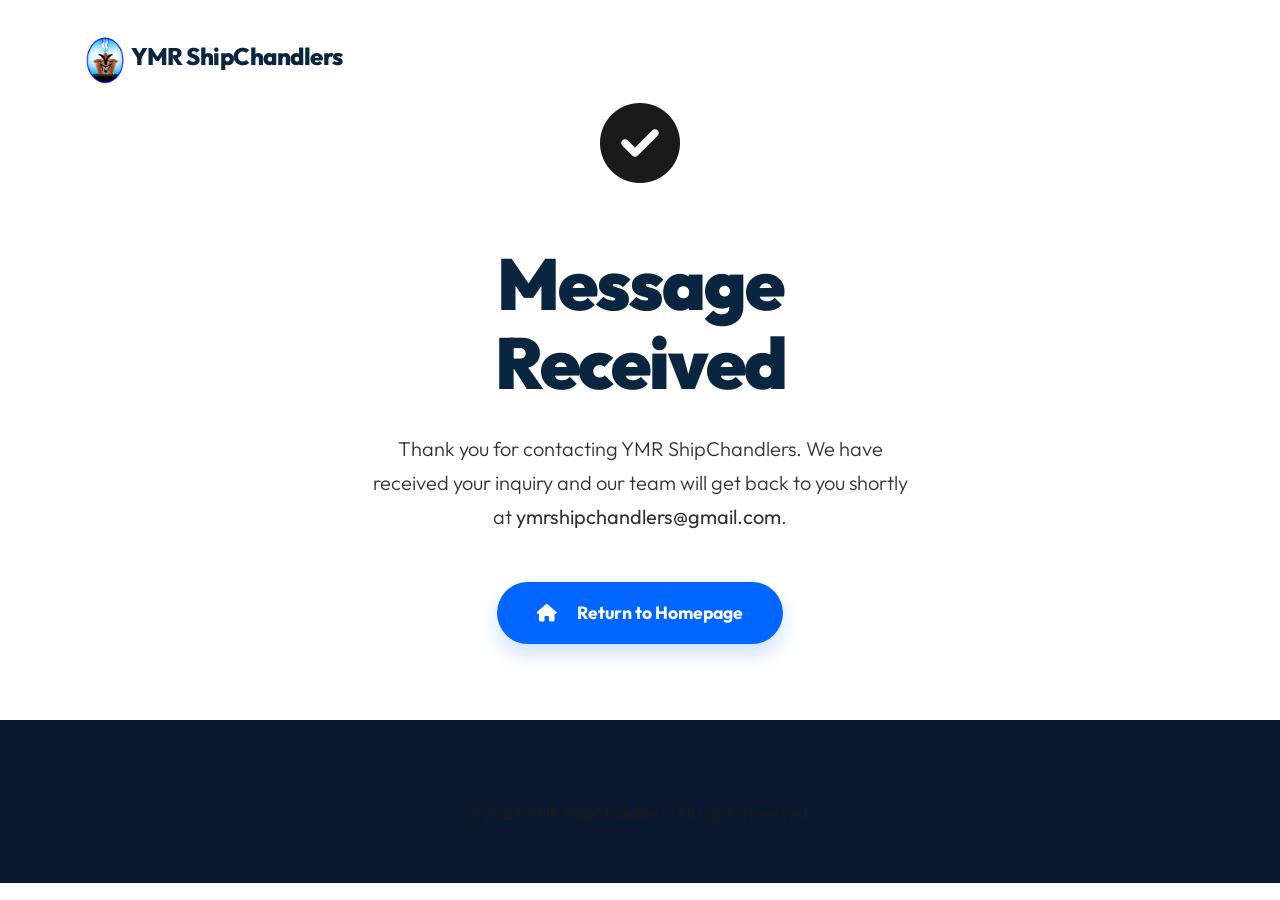
<file: thank-you.html>
<!DOCTYPE html>
<html lang="en">

<head>
    <meta charset="UTF-8">
    <meta name="viewport" content="width=device-width, initial-scale=1.0">
    <title>Message Sent - YMR ShipChandlers</title>

    <!-- Bootstrap CSS -->
    <link href="https://cdn.jsdelivr.net/npm/bootstrap@5.3.2/dist/css/bootstrap.min.css" rel="stylesheet">
    <!-- Font Awesome -->
    <link rel="stylesheet" href="https://cdnjs.cloudflare.com/ajax/libs/font-awesome/6.4.0/css/all.min.css">
    <!-- Custom Fonts -->
    <link rel="preconnect" href="https://fonts.googleapis.com">
    <link rel="preconnect" href="https://fonts.gstatic.com" crossorigin>
    <link
        href="https://fonts.googleapis.com/css2?family=Orbitron:wght@400;500;600;700;800;900&family=Rajdhani:wght@300;400;500;600;700&family=Exo+2:wght@300;400;500;600;700;800&display=swap"
        rel="stylesheet">

    <!-- Custom CSS -->
    <link rel="stylesheet" href="styles.css">

    <style>
        .thank-you-container {
            min-height: 80vh;
            display: flex;
            align-items: center;
            justify-content: center;
            text-align: center;
        }

        .success-icon {
            font-size: 5rem;
            color: var(--accent-red);
            margin-bottom: 2rem;
            animation: scaleIn 0.5s cubic-bezier(0.175, 0.885, 0.32, 1.275);
        }

        @keyframes scaleIn {
            from {
                transform: scale(0);
                opacity: 0;
            }

            to {
                transform: scale(1);
                opacity: 1;
            }
        }
    </style>
</head>

<body>
    <!-- Animated Background -->
    <div class="maritime-bg">
        <div class="waves-container">
            <div class="wave wave1"></div>
            <div class="wave wave2"></div>
            <div class="wave wave3"></div>
        </div>
        <div class="floating-particles">
            <div class="particle"></div>
            <div class="particle"></div>
            <div class="particle"></div>
            <div class="particle"></div>
            <div class="particle"></div>
        </div>
    </div>

    <!-- Navigation (Simplified for success page) -->
    <nav class="navbar navbar-expand-lg fixed-top maritime-nav">
        <div class="container">
            <a href="index.html" class="navbar-brand maritime-logo">
                <img src="image/ymr-logo.png" alt="YMR ShipChandlers Logo" class="logo-image">
                <span class="logo-text">YMR ShipChandlers</span>
            </a>
        </div>
    </nav>

    <div class="thank-you-container">
        <div class="container">
            <div class="row justify-content-center">
                <div class="col-lg-6">
                    <div class="success-icon">
                        <i class="fas fa-check-circle"></i>
                    </div>
                    <h1 class="hero-title">Message Received</h1>
                    <p class="lead mb-5" style="color: rgba(0, 0, 0, 0.8)">Thank you for contacting YMR
                        ShipChandlers. We have received your inquiry and our team will get back to you shortly at
                        <strong>ymrshipchandlers@gmail.com</strong>.
                    </p>
                    <a href="index.html" class="btn btn-maritime btn-lg">
                        <i class="fas fa-home me-2"></i> Return to Homepage
                    </a>
                </div>
            </div>
        </div>
    </div>

    <!-- Footer -->
    <footer class="footer-maritime">
        <div class="container text-center">
            <p>&copy; 2024 YMR ShipChandlers. All rights reserved.</p>
        </div>
    </footer>

    <!-- Bootstrap JS -->
    <script src="https://cdn.jsdelivr.net/npm/bootstrap@5.3.2/dist/js/bootstrap.bundle.min.js"></script>
</body>

</html>
</file>
<file: styles.css>
/* 
    YMR ShipChandlers - Unique Maritime Excellence Design
    Theme: Sky & Ocean Minimalist
    Aesthetic: Clean, Premium, High-Performance
*/

@import url('https://fonts.googleapis.com/css2?family=Outfit:wght@300;400;500;600;700;800;900&family=Playfair+Display:ital,wght@0,700;0,900;1,700&display=swap');

:root {
    /* Color Palette - Sky & Ocean */
    --clr-primary: #0066ff;
    --clr-primary-light: #e6f0ff;
    --clr-primary-dark: #004ecc;
    --clr-accent: #00d2ff;
    --clr-secondary: #0a2540;
    --clr-bg-white: #ffffff;
    --clr-bg-light: #f8fbff;
    --clr-text-main: #1a1a1a;
    --clr-text-muted: #666666;
    
    /* Effects */
    --shadow-soft: 0 10px 30px rgba(0, 102, 255, 0.05);
    --shadow-premium: 0 20px 50px rgba(0, 102, 255, 0.1);
    --glass-bg: rgba(255, 255, 255, 0.85);
    --transition-smooth: all 0.5s cubic-bezier(0.165, 0.84, 0.44, 1);
}

/* --- Base Styles --- */
* {
    margin: 0;
    padding: 0;
    box-sizing: border-box;
    cursor: none !important; /* Custom cursor implementation */
}

body {
    font-family: 'Outfit', sans-serif;
    background-color: var(--clr-bg-white);
    color: var(--clr-text-main);
    line-height: 1.7;
    overflow-x: hidden;
    -webkit-font-smoothing: antialiased;
}

/* --- Custom Cursor --- */
.custom-cursor {
    width: 20px;
    height: 20px;
    background: var(--clr-primary);
    border-radius: 50%;
    position: fixed;
    pointer-events: none;
    z-index: 9999;
    transition: transform 0.15s ease-out, background 0.3s ease;
    mix-blend-mode: normal;
    opacity: 0.6;
}

.custom-cursor-outline {
    width: 40px;
    height: 40px;
    border: 1px solid var(--clr-primary);
    border-radius: 50%;
    position: fixed;
    pointer-events: none;
    z-index: 9998;
    transition: transform 0.25s ease-out, border 0.3s ease;
    opacity: 0.3;
}

/* --- Navigation --- */
.maritime-nav {
    padding: 30px 0;
    transition: var(--transition-smooth);
    background: transparent;
    z-index: 1000;
}

.maritime-nav.scrolled {
    padding: 15px 0;
    background: var(--glass-bg);
    backdrop-filter: blur(20px);
    border-bottom: 1px solid rgba(0, 102, 255, 0.08);
    box-shadow: var(--shadow-soft);
}

.logo-image {
    height: 50px;
    transition: var(--transition-smooth);
}

.logo-text {
    font-size: 1.5rem;
    font-weight: 800;
    color: var(--clr-secondary);
    letter-spacing: -0.5px;
}

.logo-text span {
    color: var(--clr-primary);
    font-family: 'Playfair Display', serif;
    font-style: italic;
}

.nav-link {
    color: var(--clr-secondary) !important;
    font-weight: 600;
    font-size: 1.05rem;
    padding: 10px 20px !important;
    position: relative;
    transition: var(--transition-smooth);
}

.nav-link::before {
    content: '';
    position: absolute;
    bottom: 5px;
    left: 20px;
    width: 0;
    height: 2px;
    background: var(--clr-primary);
    transition: var(--transition-smooth);
}

.nav-link:hover::before,
.nav-link.active::before {
    width: calc(100% - 40px);
}

/* --- Hero Section --- */
.hero-maritime {
    min-height: 100vh;
    display: flex;
    align-items: center;
    background: radial-gradient(circle at 80% 20%, var(--clr-primary-light) 0%, var(--clr-bg-white) 100%);
    position: relative;
    overflow: hidden;
    padding: 180px 0 150px;
}

.hero-home {
    background: linear-gradient(rgba(255, 255, 255, 0.9), rgba(255, 255, 255, 0.9)), url('image/frontpage2.jpg');
    background-size: cover;
    background-position: center;
    background-attachment: fixed;
}

.hero-content {
    position: relative;
    z-index: 2;
}

.hero-badge {
    display: inline-block;
    padding: 10px 25px;
    background: var(--clr-bg-white);
    color: var(--clr-primary);
    border-radius: 100px;
    font-weight: 700;
    font-size: 0.9rem;
    margin-bottom: 30px;
    box-shadow: var(--shadow-soft);
    border: 1px solid rgba(0, 102, 255, 0.1);
    transform: translateY(0);
    transition: var(--transition-smooth);
}

.hero-badge:hover {
    transform: translateY(-5px);
    box-shadow: var(--shadow-premium);
}

.hero-title {
    font-size: 4.5rem;
    font-weight: 900;
    line-height: 1.1;
    color: var(--clr-secondary);
    margin-bottom: 30px;
    letter-spacing: -2px;
}

.hero-title span {
    background: linear-gradient(135deg, var(--clr-primary), var(--clr-accent));
    -webkit-background-clip: text;
    -webkit-text-fill-color: transparent;
    font-family: 'Playfair Display', serif;
}

.hero-subtitle {
    font-size: 1.25rem;
    color: var(--clr-text-muted);
    margin-bottom: 40px;
    max-width: 600px;
}

/* --- Section Wave Transitions --- */
.wave-divider {
    position: absolute;
    bottom: -1px;
    left: 0;
    width: 100%;
    line-height: 0;
}

.wave-divider svg {
    display: block;
    width: calc(100% + 1.3px);
    height: 150px;
}

.wave-divider .shape-fill {
    fill: var(--clr-bg-light);
}

/* --- Buttons --- */
.btn-maritime {
    background: var(--clr-primary);
    color: white !important;
    padding: 18px 40px;
    border-radius: 100px;
    font-weight: 700;
    font-size: 1.1rem;
    border: none;
    box-shadow: 0 10px 20px rgba(0, 102, 255, 0.2);
    transition: var(--transition-smooth);
    display: inline-flex;
    align-items: center;
    gap: 12px;
}

.btn-maritime:hover {
    background: var(--clr-secondary);
    transform: translateY(-5px) scale(1.02);
    box-shadow: 0 15px 30px rgba(10, 37, 64, 0.2);
}

.btn-outline-maritime {
    background: transparent;
    color: var(--clr-primary) !important;
    padding: 18px 40px;
    border-radius: 100px;
    font-weight: 700;
    font-size: 1.1rem;
    border: 2px solid var(--clr-primary);
    transition: var(--transition-smooth);
}

.btn-outline-maritime:hover {
    background: var(--clr-primary-light);
    transform: translateY(-5px);
}

/* --- Service Breakdown Layout --- */
.service-breakdown {
    padding: 100px 0;
}

.service-row {
    display: flex;
    align-items: center;
    margin-bottom: 120px;
    position: relative;
}

.service-row:last-child {
    margin-bottom: 0;
}

.service-row.reverse {
    flex-direction: row-reverse;
}

.service-text-content {
    position: relative;
    z-index: 2;
}

.service-number {
    position: absolute;
    top: -40px;
    left: -20px;
    font-size: 8rem;
    font-weight: 900;
    color: rgba(0, 102, 255, 0.05);
    z-index: -1;
    line-height: 1;
}

.service-row.reverse .service-number {
    left: auto;
    right: -20px;
}

.service-title-top {
    font-weight: 800;
    text-transform: uppercase;
    letter-spacing: 2px;
    color: var(--clr-secondary);
    margin-bottom: 15px;
    font-size: 1.8rem;
}

.service-desc {
    color: var(--clr-text-muted);
    font-size: 1.1rem;
    margin-bottom: 25px;
}

.service-features-list {
    list-style: none;
    padding: 0;
}

.service-features-list li {
    margin-bottom: 12px;
    font-weight: 600;
    display: flex;
    align-items: center;
    color: var(--clr-text-main);
}

.service-features-list li i {
    color: #cc3300; /* Dark Orange/Red as per image */
    margin-right: 12px;
    font-size: 0.9rem;
}

.service-image-container {
    position: relative;
    padding: 20px;
}

.service-image-main {
    border-radius: 10px;
    box-shadow: 0 20px 40px rgba(0,0,0,0.1);
    width: 100%;
    transition: var(--transition-smooth);
}

.service-image-accent {
    position: absolute;
    bottom: 0;
    right: 0;
    width: 60px;
    height: 60px;
    background: #cc3300;
    display: flex;
    align-items: center;
    justify-content: center;
    color: white;
    border-radius: 5px;
    font-size: 1.5rem;
    box-shadow: 0 10px 20px rgba(204, 51, 0, 0.3);
}

.service-row.reverse .service-image-accent {
    right: auto;
    left: 0;
}

/* More Solutions Grid */
.more-solutions-section {
    padding: 100px 0;
    background: #fdfdfd;
}

.solution-card {
    background: white;
    border-radius: 5px;
    overflow: hidden;
    box-shadow: 0 5px 15px rgba(0,0,0,0.05);
    transition: var(--transition-smooth);
    height: 100%;
}

.solution-card:hover {
    transform: translateY(-10px);
    box-shadow: 0 15px 30px rgba(0,0,0,0.1);
}

.solution-img-box {
    height: 200px;
    overflow: hidden;
}

.solution-img-box img {
    width: 100%;
    height: 100%;
    object-fit: cover;
    transition: var(--transition-smooth);
}

.solution-card:hover .solution-img-box img {
    transform: scale(1.1);
}

.solution-info {
    padding: 25px;
}

.solution-info h5 {
    font-weight: 800;
    text-transform: uppercase;
    font-size: 1rem;
    margin-bottom: 10px;
    color: var(--clr-secondary);
}

.solution-info p {
    font-size: 0.85rem;
    color: var(--clr-text-muted);
    margin: 0;
}

/* --- Stats Section --- */
.stat-card-maritime {
    text-align: center;
    padding: 40px;
    background: var(--clr-bg-white);
    border-radius: 25px;
    box-shadow: var(--shadow-soft);
    transition: var(--transition-smooth);
}

.stat-number {
    font-size: 3.5rem;
    font-weight: 900;
    color: var(--clr-primary);
    margin-bottom: 10px;
    font-family: 'Playfair Display', serif;
}

.stat-label {
    font-weight: 700;
    color: var(--clr-secondary);
    font-size: 1.1rem;
}

/* --- Masonry Gallery --- */
.gallery-masonry {
    columns: 3;
    column-gap: 25px;
    padding: 50px 0;
}

@media (max-width: 992px) {
    .gallery-masonry {
        columns: 2;
    }
}

@media (max-width: 600px) {
    .gallery-masonry {
        columns: 1;
    }
}

.gallery-item {
    display: inline-block;
    width: 100%;
    margin-bottom: 25px;
    border-radius: 15px;
    overflow: hidden;
    box-shadow: 0 10px 30px rgba(0,0,0,0.1);
    transition: var(--transition-smooth);
}

.gallery-item:hover {
    transform: scale(1.03) translateY(-5px);
    box-shadow: 0 20px 50px rgba(0,0,0,0.15);
}

.gallery-item img {
    width: 100%;
    height: auto;
    display: block;
}

/* --- Footer Refinement --- */
.footer-maritime {
    background: #0a192f; /* Deep Navy as per image */
    padding: 80px 0 40px;
}

.footer-brand h4 {
    font-weight: 800;
    margin-bottom: 20px;
    color: white;
}

.footer-brand h4 span {
    color: var(--clr-primary);
}

.footer-social {
    display: flex;
    gap: 15px;
    margin-top: 30px;
}

.social-circle {
    width: 40px;
    height: 40px;
    border-radius: 50%;
    background: rgba(255,255,255,0.05);
    display: flex;
    align-items: center;
    justify-content: center;
    color: white;
    transition: var(--transition-smooth);
    text-decoration: none;
}

.social-circle:hover {
    background: var(--clr-primary);
    transform: translateY(-3px);
    color: white;
}

.footer-section-title {
    color: white;
    font-weight: 700;
    font-size: 1.1rem;
    margin-bottom: 30px;
}

.footer-nav-list {
    list-style: none;
    padding: 0;
}

.footer-nav-list li {
    margin-bottom: 12px;
}

.footer-nav-list li a {
    color: rgba(255,255,255,0.6);
    text-decoration: none;
    transition: var(--transition-smooth);
    font-size: 0.95rem;
}

.footer-nav-list li a:hover {
    color: var(--clr-primary);
    padding-left: 5px;
}

.footer-contact-item {
    display: flex;
    gap: 15px;
    margin-bottom: 20px;
    color: rgba(255,255,255,0.6);
    font-size: 0.9rem;
}

.footer-contact-item i {
    color: var(--clr-primary);
    margin-top: 5px;
}

.footer-bottom-bar {
    border-top: 1px solid rgba(255,255,255,0.05);
    margin-top: 60px;
    padding-top: 30px;
    text-align: center;
    color: rgba(255,255,255,0.3);
    font-size: 0.85rem;
}

/* --- Animations --- */
[data-aos] {
    transition-duration: 1000ms !important;
}

.floating {
    animation: floating 3s ease-in-out infinite;
}

@keyframes floating {
    0% { transform: translateY(0px); }
    50% { transform: translateY(-20px); }
    100% { transform: translateY(0px); }
}

@media (max-width: 992px) {
    .hero-title { font-size: 3rem; }
    .hero-maritime { text-align: center; }
    .hero-subtitle { margin-left: auto; margin-right: auto; }
}
</file>
